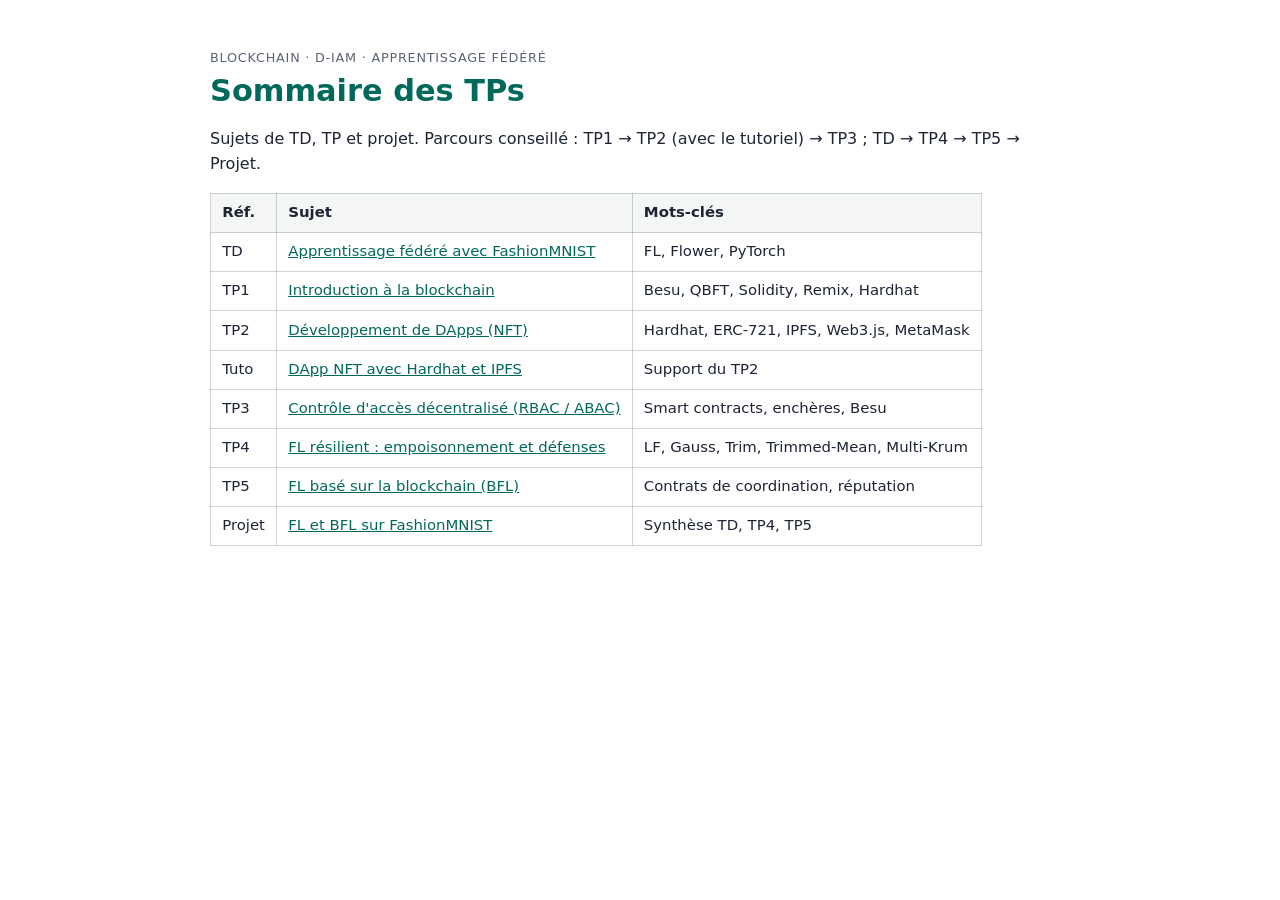
<file: TPs/index.html>
<!DOCTYPE html>
<html lang="fr">
<head>
<meta charset="UTF-8">
<meta name="viewport" content="width=device-width, initial-scale=1.0">
<title>Sommaire des TPs</title>
<link rel="stylesheet" href="style.css">
</head>
<body>
<main>
<p class="kicker">Blockchain · D-IAM · Apprentissage fédéré</p>
<h1>Sommaire des TPs</h1>
<p>Sujets de TD, TP et projet. Parcours conseillé : TP1 &rarr; TP2 (avec le tutoriel) &rarr; TP3 ; TD &rarr; TP4 &rarr; TP5 &rarr; Projet.</p><table><tr><th>Réf.</th><th>Sujet</th><th>Mots-clés</th></tr>
<tr><td>TD</td><td><a href="TD_Introduction_FL.html">Apprentissage fédéré avec FashionMNIST</a></td><td>FL, Flower, PyTorch</td></tr>
<tr><td>TP1</td><td><a href="TP1_Introduction_Blockchain.html">Introduction à la blockchain</a></td><td>Besu, QBFT, Solidity, Remix, Hardhat</td></tr>
<tr><td>TP2</td><td><a href="TP2_Introduction_DApps.html">Développement de DApps (NFT)</a></td><td>Hardhat, ERC-721, IPFS, Web3.js, MetaMask</td></tr>
<tr><td>Tuto</td><td><a href="Tuto_DApp_NFT.html">DApp NFT avec Hardhat et IPFS</a></td><td>Support du TP2</td></tr>
<tr><td>TP3</td><td><a href="TP3_Introduction_DIAM.html">Contrôle d'accès décentralisé (RBAC / ABAC)</a></td><td>Smart contracts, enchères, Besu</td></tr>
<tr><td>TP4</td><td><a href="TP4_Robust_FL.html">FL résilient : empoisonnement et défenses</a></td><td>LF, Gauss, Trim, Trimmed-Mean, Multi-Krum</td></tr>
<tr><td>TP5</td><td><a href="TP5_BFL.html">FL basé sur la blockchain (BFL)</a></td><td>Contrats de coordination, réputation</td></tr>
<tr><td>Projet</td><td><a href="Projet_FL.html">FL et BFL sur FashionMNIST</a></td><td>Synthèse TD, TP4, TP5</td></tr></table>
</main>
</body>
</html>
</file>
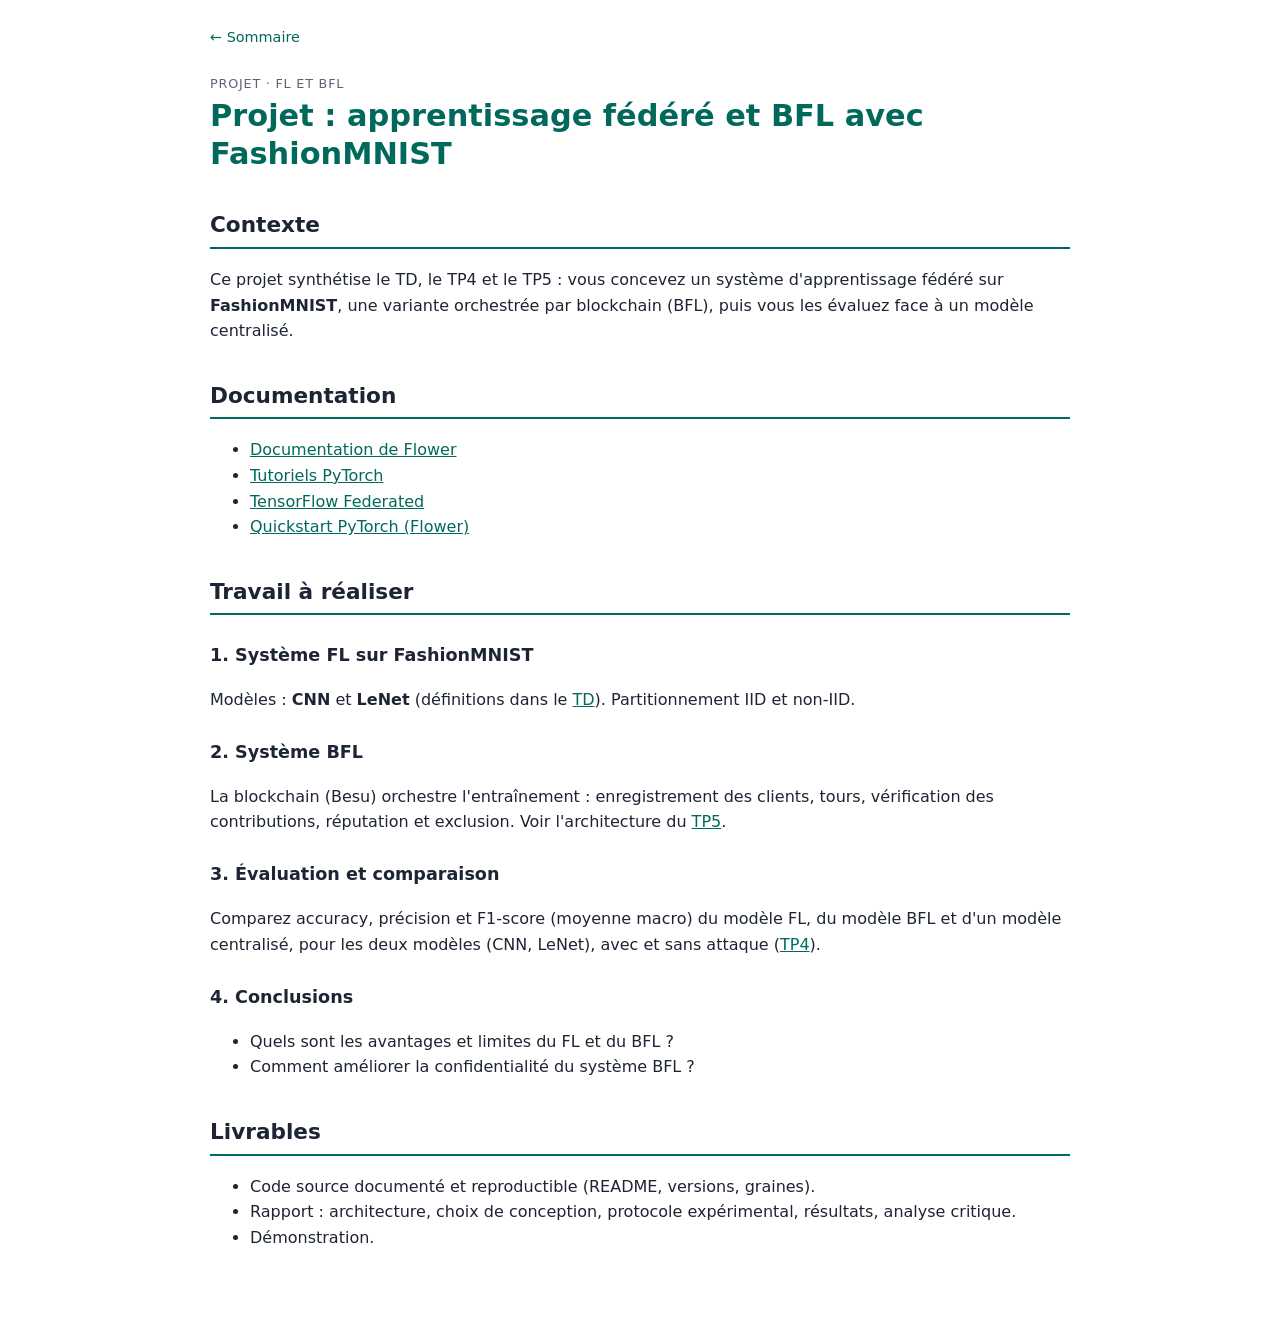
<file: TPs/Projet_FL.html>
<!DOCTYPE html>
<html lang="fr">
<head>
<meta charset="UTF-8">
<meta name="viewport" content="width=device-width, initial-scale=1.0">
<title>Projet : apprentissage fédéré et BFL avec FashionMNIST</title>
<link rel="stylesheet" href="style.css">
</head>
<body>
<main>
<nav class="top"><a href="index.html">&larr; Sommaire</a></nav>
<p class="kicker">Projet · FL et BFL</p>
<h1>Projet : apprentissage fédéré et BFL avec FashionMNIST</h1>

<h2>Contexte</h2>
<p>Ce projet synthétise le TD, le TP4 et le TP5 : vous concevez un système d'apprentissage fédéré sur <strong>FashionMNIST</strong>, une variante orchestrée par blockchain (BFL), puis vous les évaluez face à un modèle centralisé.</p>
<h2>Documentation</h2>
<ul>
<li><a href="https://flower.ai/docs">Documentation de Flower</a></li>
<li><a href="https://pytorch.org/tutorials/">Tutoriels PyTorch</a></li>
<li><a href="https://www.tensorflow.org/federated">TensorFlow Federated</a></li>
<li><a href="https://flower.ai/docs/framework/tutorial-quickstart-pytorch.html">Quickstart PyTorch (Flower)</a></li>
</ul>
<h2>Travail à réaliser</h2>
<h3>1. Système FL sur FashionMNIST</h3>
<p>Modèles : <strong>CNN</strong> et <strong>LeNet</strong> (définitions dans le <a href="TD_Introduction_FL.html#modeles">TD</a>). Partitionnement IID et non-IID.</p>
<h3>2. Système BFL</h3>
<p>La blockchain (Besu) orchestre l'entraînement : enregistrement des clients, tours, vérification des contributions, réputation et exclusion. Voir l'architecture du <a href="TP5_BFL.html">TP5</a>.</p>
<h3>3. Évaluation et comparaison</h3>
<p>Comparez accuracy, précision et F1-score (moyenne macro) du modèle FL, du modèle BFL et d'un modèle centralisé, pour les deux modèles (CNN, LeNet), avec et sans attaque (<a href="TP4_Robust_FL.html">TP4</a>).</p>
<h3>4. Conclusions</h3>
<ul>
<li>Quels sont les avantages et limites du FL et du BFL ?</li>
<li>Comment améliorer la confidentialité du système BFL ?</li>
</ul>
<h2>Livrables</h2>
<ul>
<li>Code source documenté et reproductible (README, versions, graines).</li>
<li>Rapport : architecture, choix de conception, protocole expérimental, résultats, analyse critique.</li>
<li>Démonstration.</li>
</main>
</body>
</html>
</file>
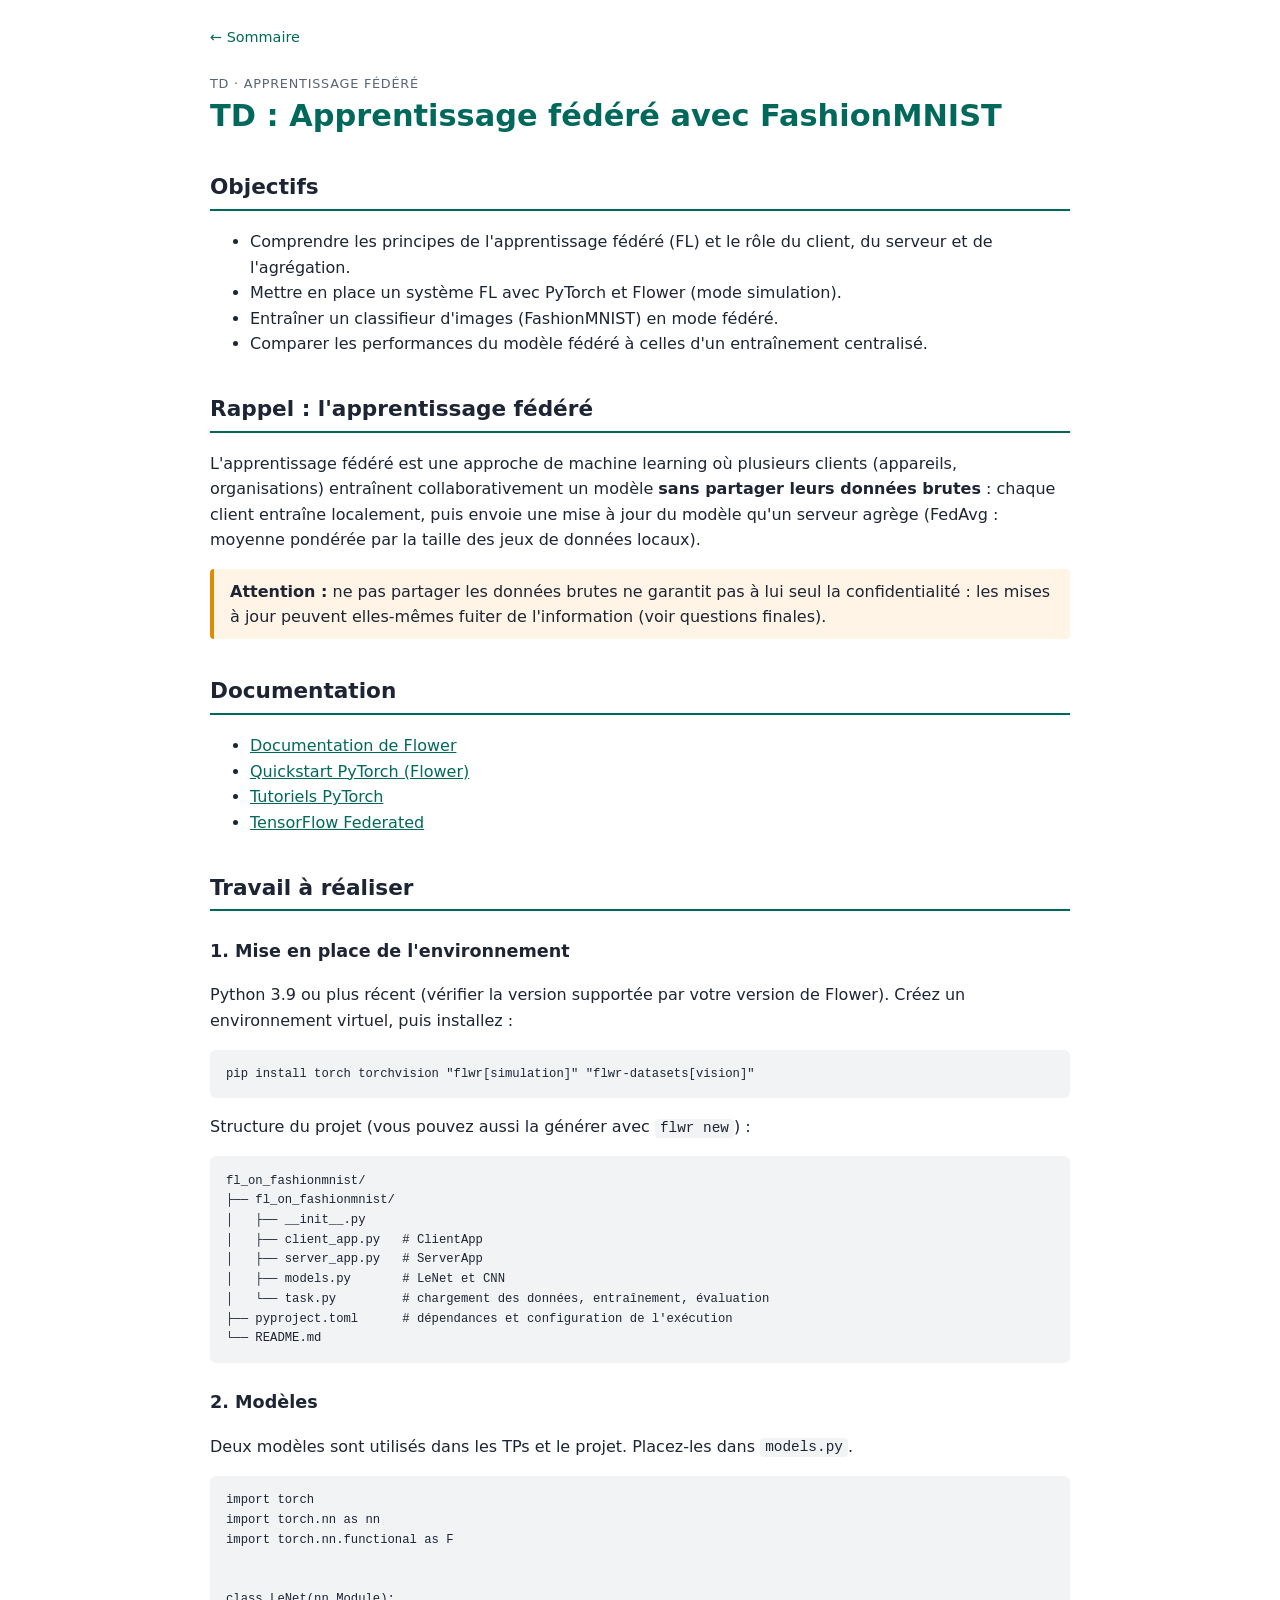
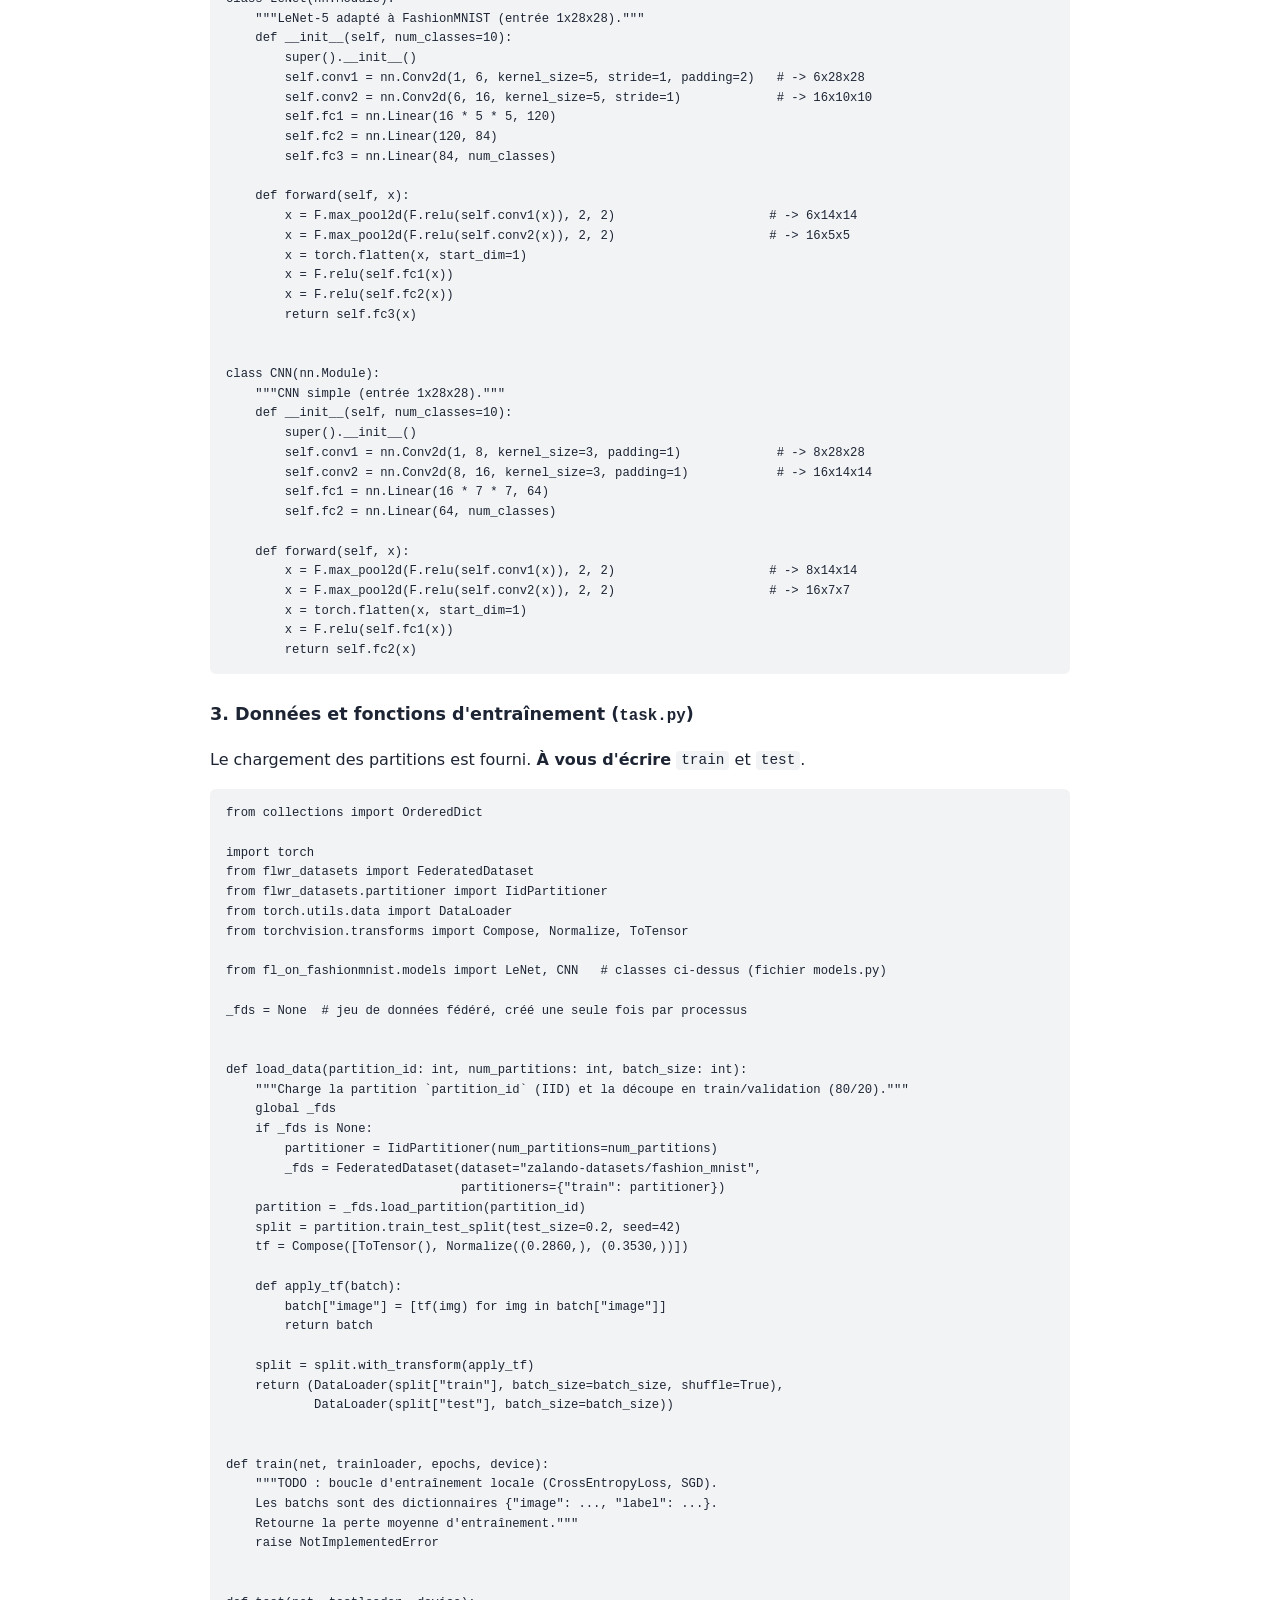
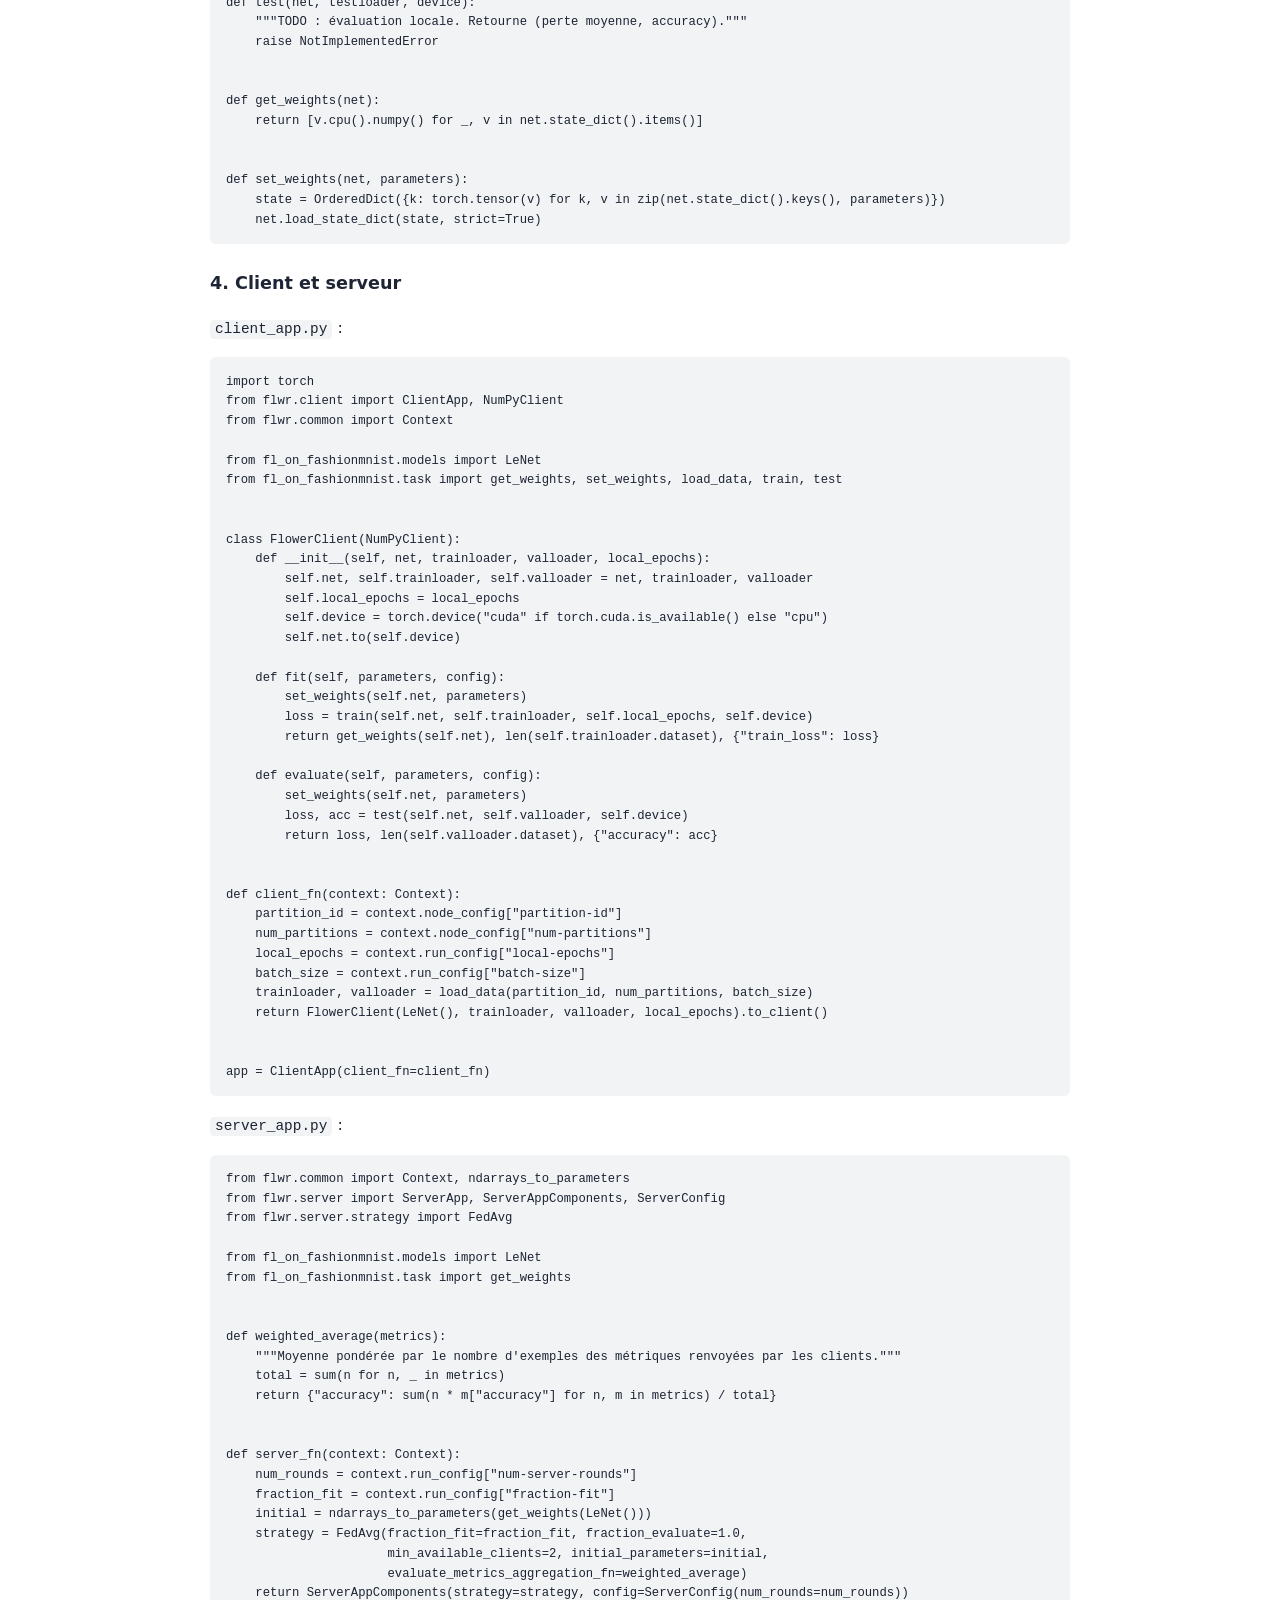
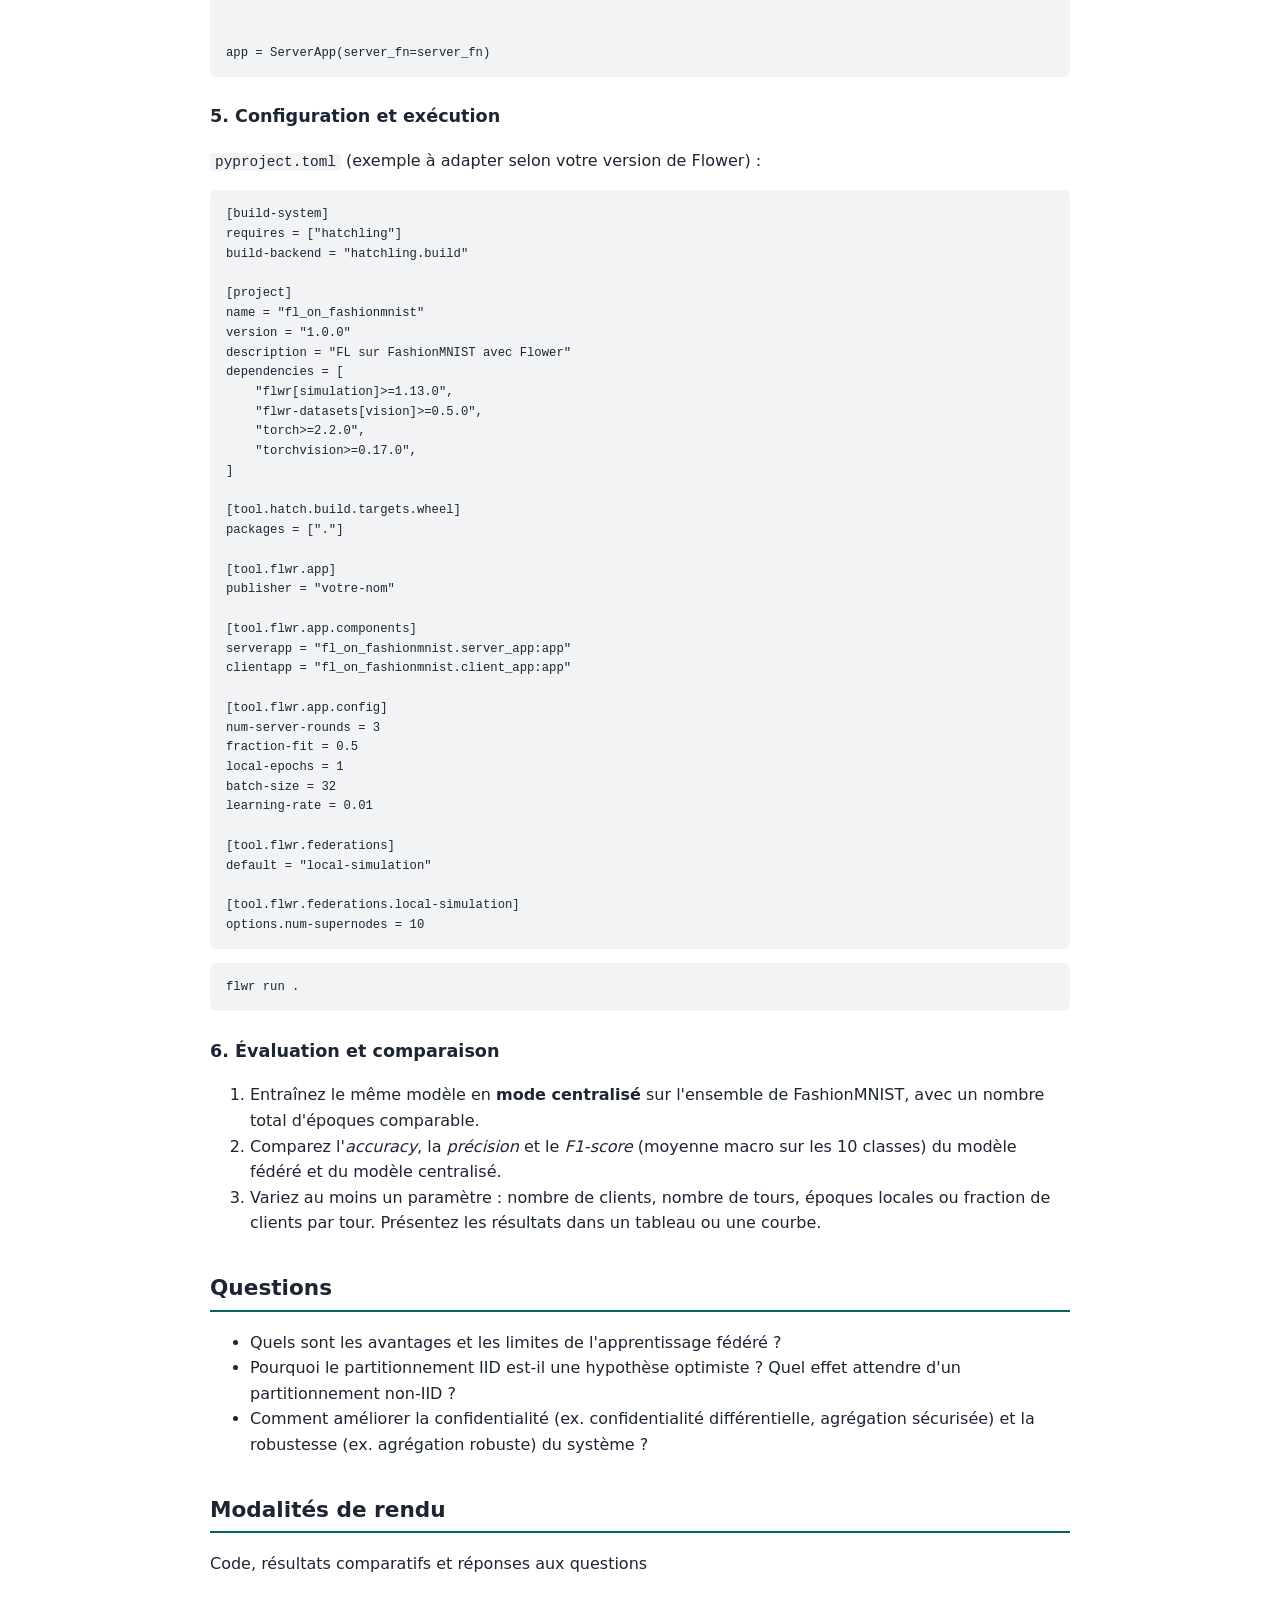
<file: TPs/TD_Introduction_FL.html>
<!DOCTYPE html>
<html lang="fr">
<head>
<meta charset="UTF-8">
<meta name="viewport" content="width=device-width, initial-scale=1.0">
<title>TD : Apprentissage fédéré avec FashionMNIST</title>
<link rel="stylesheet" href="style.css">
</head>
<body>
<main>
<nav class="top"><a href="index.html">&larr; Sommaire</a></nav>
<p class="kicker">TD · Apprentissage fédéré</p>
<h1>TD : Apprentissage fédéré avec FashionMNIST</h1>

<h2>Objectifs</h2>
<ul>
<li>Comprendre les principes de l'apprentissage fédéré (FL) et le rôle du client, du serveur et de l'agrégation.</li>
<li>Mettre en place un système FL avec PyTorch et Flower (mode simulation).</li>
<li>Entraîner un classifieur d'images (FashionMNIST) en mode fédéré.</li>
<li>Comparer les performances du modèle fédéré à celles d'un entraînement centralisé.</li>
</ul>
<h2>Rappel : l'apprentissage fédéré</h2>
<p>L'apprentissage fédéré est une approche de machine learning où plusieurs clients (appareils, organisations) entraînent collaborativement un modèle <strong>sans partager leurs données brutes</strong> : chaque client entraîne localement, puis envoie une mise à jour du modèle qu'un serveur agrège (FedAvg : moyenne pondérée par la taille des jeux de données locaux).</p>
<div class="box warn"><strong>Attention :</strong> ne pas partager les données brutes ne garantit pas à lui seul la confidentialité : les mises à jour peuvent elles-mêmes fuiter de l'information (voir questions finales).</div><h2>Documentation</h2>
<ul>
<li><a href="https://flower.ai/docs">Documentation de Flower</a></li>
<li><a href="https://flower.ai/docs/framework/tutorial-quickstart-pytorch.html">Quickstart PyTorch (Flower)</a></li>
<li><a href="https://pytorch.org/tutorials/">Tutoriels PyTorch</a></li>
<li><a href="https://www.tensorflow.org/federated">TensorFlow Federated</a></li>
</ul>
<h2>Travail à réaliser</h2>
<h3>1. Mise en place de l'environnement</h3>
<p>Python 3.9 ou plus récent (vérifier la version supportée par votre version de Flower). Créez un environnement virtuel, puis installez :</p>
<pre><code class="language-bash">pip install torch torchvision &quot;flwr[simulation]&quot; &quot;flwr-datasets[vision]&quot;</code></pre>
<p>Structure du projet (vous pouvez aussi la générer avec <code>flwr new</code>) :</p>
<pre><code>fl_on_fashionmnist/
├── fl_on_fashionmnist/
│   ├── __init__.py
│   ├── client_app.py   # ClientApp
│   ├── server_app.py   # ServerApp
│   ├── models.py       # LeNet et CNN
│   └── task.py         # chargement des données, entraînement, évaluation
├── pyproject.toml      # dépendances et configuration de l&#x27;exécution
└── README.md</code></pre>
<h3 id="modeles">2. Modèles</h3>
<p>Deux modèles sont utilisés dans les TPs et le projet. Placez-les dans <code>models.py</code>.</p>
<pre><code class="language-python">import torch
import torch.nn as nn
import torch.nn.functional as F


class LeNet(nn.Module):
    &quot;&quot;&quot;LeNet-5 adapté à FashionMNIST (entrée 1x28x28).&quot;&quot;&quot;
    def __init__(self, num_classes=10):
        super().__init__()
        self.conv1 = nn.Conv2d(1, 6, kernel_size=5, stride=1, padding=2)   # -&gt; 6x28x28
        self.conv2 = nn.Conv2d(6, 16, kernel_size=5, stride=1)             # -&gt; 16x10x10
        self.fc1 = nn.Linear(16 * 5 * 5, 120)
        self.fc2 = nn.Linear(120, 84)
        self.fc3 = nn.Linear(84, num_classes)

    def forward(self, x):
        x = F.max_pool2d(F.relu(self.conv1(x)), 2, 2)                     # -&gt; 6x14x14
        x = F.max_pool2d(F.relu(self.conv2(x)), 2, 2)                     # -&gt; 16x5x5
        x = torch.flatten(x, start_dim=1)
        x = F.relu(self.fc1(x))
        x = F.relu(self.fc2(x))
        return self.fc3(x)


class CNN(nn.Module):
    &quot;&quot;&quot;CNN simple (entrée 1x28x28).&quot;&quot;&quot;
    def __init__(self, num_classes=10):
        super().__init__()
        self.conv1 = nn.Conv2d(1, 8, kernel_size=3, padding=1)             # -&gt; 8x28x28
        self.conv2 = nn.Conv2d(8, 16, kernel_size=3, padding=1)            # -&gt; 16x14x14
        self.fc1 = nn.Linear(16 * 7 * 7, 64)
        self.fc2 = nn.Linear(64, num_classes)

    def forward(self, x):
        x = F.max_pool2d(F.relu(self.conv1(x)), 2, 2)                     # -&gt; 8x14x14
        x = F.max_pool2d(F.relu(self.conv2(x)), 2, 2)                     # -&gt; 16x7x7
        x = torch.flatten(x, start_dim=1)
        x = F.relu(self.fc1(x))
        return self.fc2(x)</code></pre>
<h3>3. Données et fonctions d'entraînement (<code>task.py</code>)</h3>
<p>Le chargement des partitions est fourni. <strong>À vous d'écrire</strong> <code>train</code> et <code>test</code>.</p>
<pre><code class="language-python">from collections import OrderedDict

import torch
from flwr_datasets import FederatedDataset
from flwr_datasets.partitioner import IidPartitioner
from torch.utils.data import DataLoader
from torchvision.transforms import Compose, Normalize, ToTensor

from fl_on_fashionmnist.models import LeNet, CNN   # classes ci-dessus (fichier models.py)

_fds = None  # jeu de données fédéré, créé une seule fois par processus


def load_data(partition_id: int, num_partitions: int, batch_size: int):
    &quot;&quot;&quot;Charge la partition `partition_id` (IID) et la découpe en train/validation (80/20).&quot;&quot;&quot;
    global _fds
    if _fds is None:
        partitioner = IidPartitioner(num_partitions=num_partitions)
        _fds = FederatedDataset(dataset=&quot;zalando-datasets/fashion_mnist&quot;,
                                partitioners={&quot;train&quot;: partitioner})
    partition = _fds.load_partition(partition_id)
    split = partition.train_test_split(test_size=0.2, seed=42)
    tf = Compose([ToTensor(), Normalize((0.2860,), (0.3530,))])

    def apply_tf(batch):
        batch[&quot;image&quot;] = [tf(img) for img in batch[&quot;image&quot;]]
        return batch

    split = split.with_transform(apply_tf)
    return (DataLoader(split[&quot;train&quot;], batch_size=batch_size, shuffle=True),
            DataLoader(split[&quot;test&quot;], batch_size=batch_size))


def train(net, trainloader, epochs, device):
    &quot;&quot;&quot;TODO : boucle d&#x27;entraînement locale (CrossEntropyLoss, SGD).
    Les batchs sont des dictionnaires {&quot;image&quot;: ..., &quot;label&quot;: ...}.
    Retourne la perte moyenne d&#x27;entraînement.&quot;&quot;&quot;
    raise NotImplementedError


def test(net, testloader, device):
    &quot;&quot;&quot;TODO : évaluation locale. Retourne (perte moyenne, accuracy).&quot;&quot;&quot;
    raise NotImplementedError


def get_weights(net):
    return [v.cpu().numpy() for _, v in net.state_dict().items()]


def set_weights(net, parameters):
    state = OrderedDict({k: torch.tensor(v) for k, v in zip(net.state_dict().keys(), parameters)})
    net.load_state_dict(state, strict=True)</code></pre>
<h3>4. Client et serveur</h3>
<p><code>client_app.py</code> :</p>
<pre><code class="language-python">import torch
from flwr.client import ClientApp, NumPyClient
from flwr.common import Context

from fl_on_fashionmnist.models import LeNet
from fl_on_fashionmnist.task import get_weights, set_weights, load_data, train, test


class FlowerClient(NumPyClient):
    def __init__(self, net, trainloader, valloader, local_epochs):
        self.net, self.trainloader, self.valloader = net, trainloader, valloader
        self.local_epochs = local_epochs
        self.device = torch.device(&quot;cuda&quot; if torch.cuda.is_available() else &quot;cpu&quot;)
        self.net.to(self.device)

    def fit(self, parameters, config):
        set_weights(self.net, parameters)
        loss = train(self.net, self.trainloader, self.local_epochs, self.device)
        return get_weights(self.net), len(self.trainloader.dataset), {&quot;train_loss&quot;: loss}

    def evaluate(self, parameters, config):
        set_weights(self.net, parameters)
        loss, acc = test(self.net, self.valloader, self.device)
        return loss, len(self.valloader.dataset), {&quot;accuracy&quot;: acc}


def client_fn(context: Context):
    partition_id = context.node_config[&quot;partition-id&quot;]
    num_partitions = context.node_config[&quot;num-partitions&quot;]
    local_epochs = context.run_config[&quot;local-epochs&quot;]
    batch_size = context.run_config[&quot;batch-size&quot;]
    trainloader, valloader = load_data(partition_id, num_partitions, batch_size)
    return FlowerClient(LeNet(), trainloader, valloader, local_epochs).to_client()


app = ClientApp(client_fn=client_fn)</code></pre><p><code>server_app.py</code> :</p><pre><code class="language-python">from flwr.common import Context, ndarrays_to_parameters
from flwr.server import ServerApp, ServerAppComponents, ServerConfig
from flwr.server.strategy import FedAvg

from fl_on_fashionmnist.models import LeNet
from fl_on_fashionmnist.task import get_weights


def weighted_average(metrics):
    &quot;&quot;&quot;Moyenne pondérée par le nombre d&#x27;exemples des métriques renvoyées par les clients.&quot;&quot;&quot;
    total = sum(n for n, _ in metrics)
    return {&quot;accuracy&quot;: sum(n * m[&quot;accuracy&quot;] for n, m in metrics) / total}


def server_fn(context: Context):
    num_rounds = context.run_config[&quot;num-server-rounds&quot;]
    fraction_fit = context.run_config[&quot;fraction-fit&quot;]
    initial = ndarrays_to_parameters(get_weights(LeNet()))
    strategy = FedAvg(fraction_fit=fraction_fit, fraction_evaluate=1.0,
                      min_available_clients=2, initial_parameters=initial,
                      evaluate_metrics_aggregation_fn=weighted_average)
    return ServerAppComponents(strategy=strategy, config=ServerConfig(num_rounds=num_rounds))


app = ServerApp(server_fn=server_fn)</code></pre>
<h3>5. Configuration et exécution</h3>
<p><code>pyproject.toml</code> (exemple à adapter selon votre version de Flower) :</p>
<pre><code class="language-toml">[build-system]
requires = [&quot;hatchling&quot;]
build-backend = &quot;hatchling.build&quot;

[project]
name = &quot;fl_on_fashionmnist&quot;
version = &quot;1.0.0&quot;
description = &quot;FL sur FashionMNIST avec Flower&quot;
dependencies = [
    &quot;flwr[simulation]&gt;=1.13.0&quot;,
    &quot;flwr-datasets[vision]&gt;=0.5.0&quot;,
    &quot;torch&gt;=2.2.0&quot;,
    &quot;torchvision&gt;=0.17.0&quot;,
]

[tool.hatch.build.targets.wheel]
packages = [&quot;.&quot;]

[tool.flwr.app]
publisher = &quot;votre-nom&quot;

[tool.flwr.app.components]
serverapp = &quot;fl_on_fashionmnist.server_app:app&quot;
clientapp = &quot;fl_on_fashionmnist.client_app:app&quot;

[tool.flwr.app.config]
num-server-rounds = 3
fraction-fit = 0.5
local-epochs = 1
batch-size = 32
learning-rate = 0.01

[tool.flwr.federations]
default = &quot;local-simulation&quot;

[tool.flwr.federations.local-simulation]
options.num-supernodes = 10</code></pre><pre><code class="language-bash">flwr run .</code></pre>
<h3>6. Évaluation et comparaison</h3>
<ol>
<li>Entraînez le même modèle en <strong>mode centralisé</strong> sur l'ensemble de FashionMNIST, avec un nombre total d'époques comparable.</li>
<li>Comparez l'<em>accuracy</em>, la <em>précision</em> et le <em>F1-score</em> (moyenne macro sur les 10 classes) du modèle fédéré et du modèle centralisé.</li>
<li>Variez au moins un paramètre : nombre de clients, nombre de tours, époques locales ou fraction de clients par tour. Présentez les résultats dans un tableau ou une courbe.</li>
</ol>

<h2>Questions</h2>
<ul>
<li>Quels sont les avantages et les limites de l'apprentissage fédéré ?</li>
<li>Pourquoi le partitionnement IID est-il une hypothèse optimiste ? Quel effet attendre d'un partitionnement non-IID ?</li>
<li>Comment améliorer la confidentialité (ex. confidentialité différentielle, agrégation sécurisée) et la robustesse (ex. agrégation robuste) du système ?</li>
</ul><h2>Modalités de rendu</h2>
<p>Code, résultats comparatifs et réponses aux questions</p>
</main>
</body>
</html>
</file>
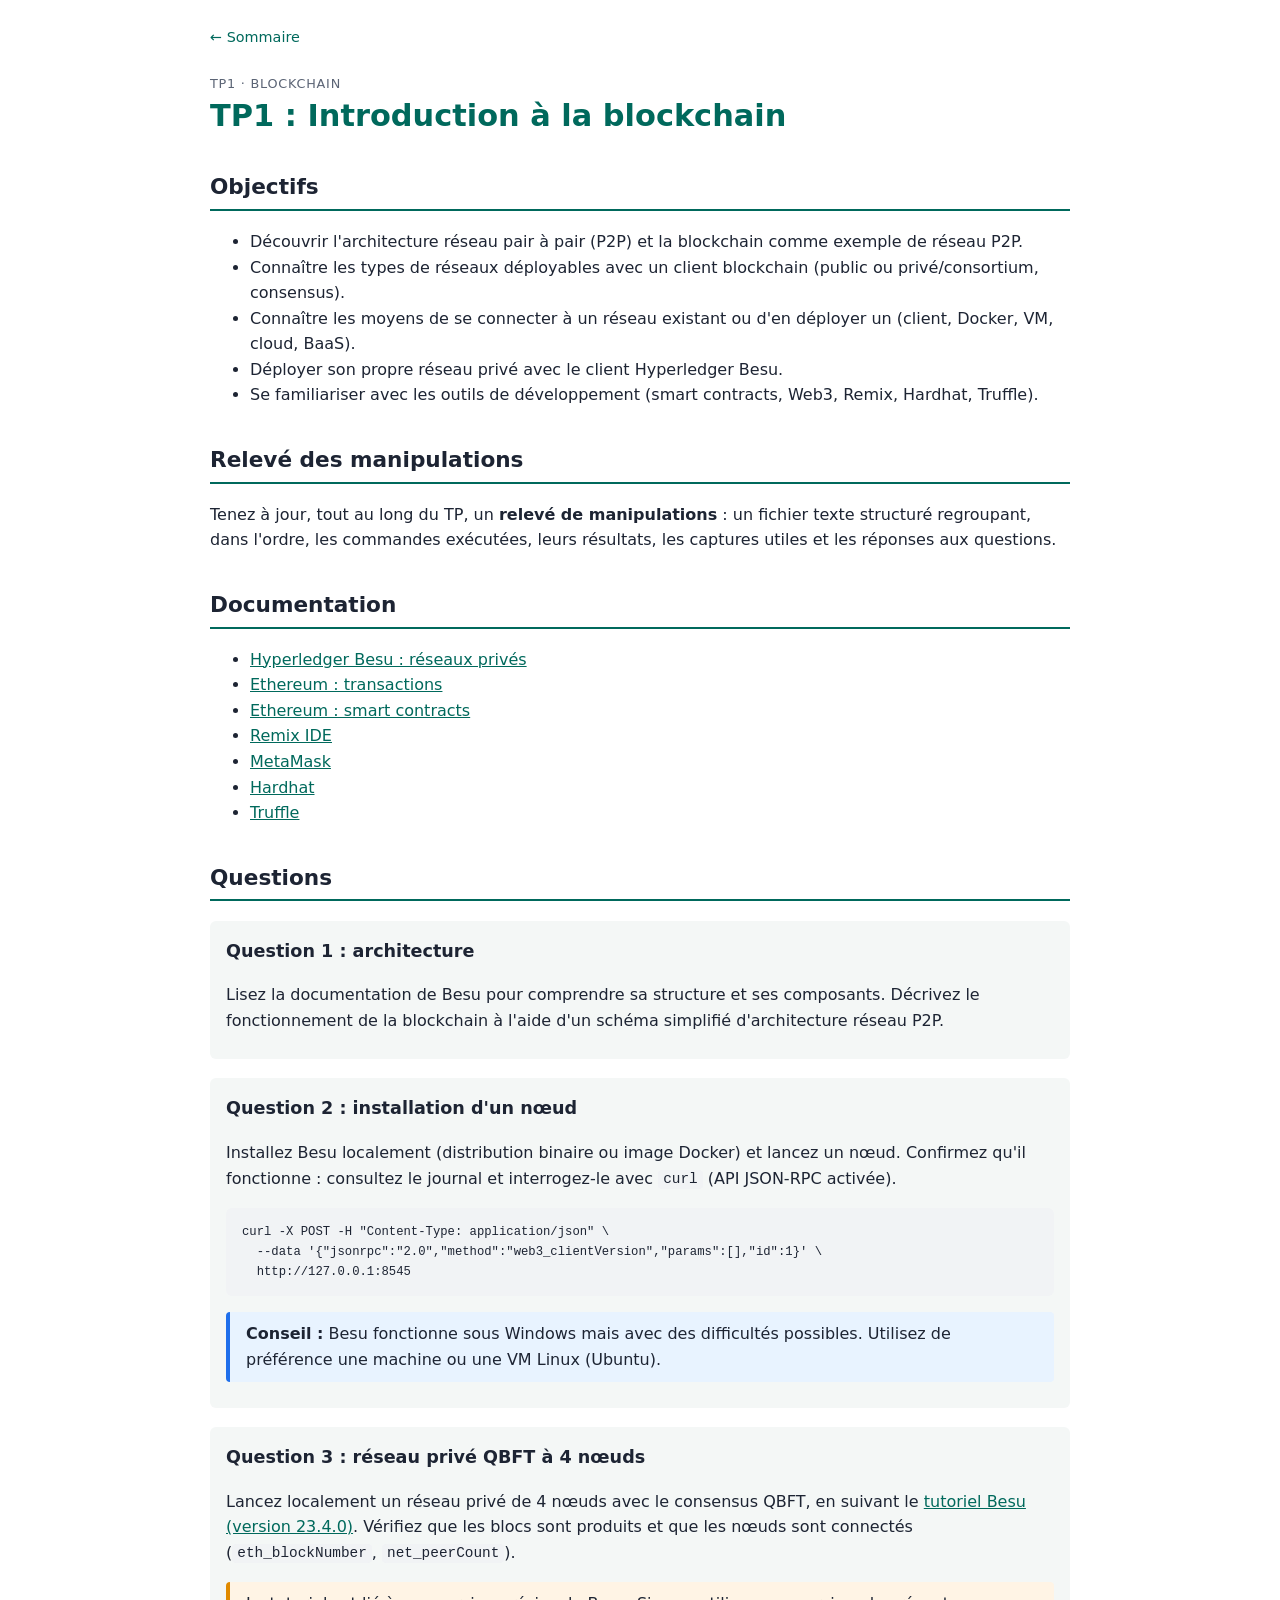
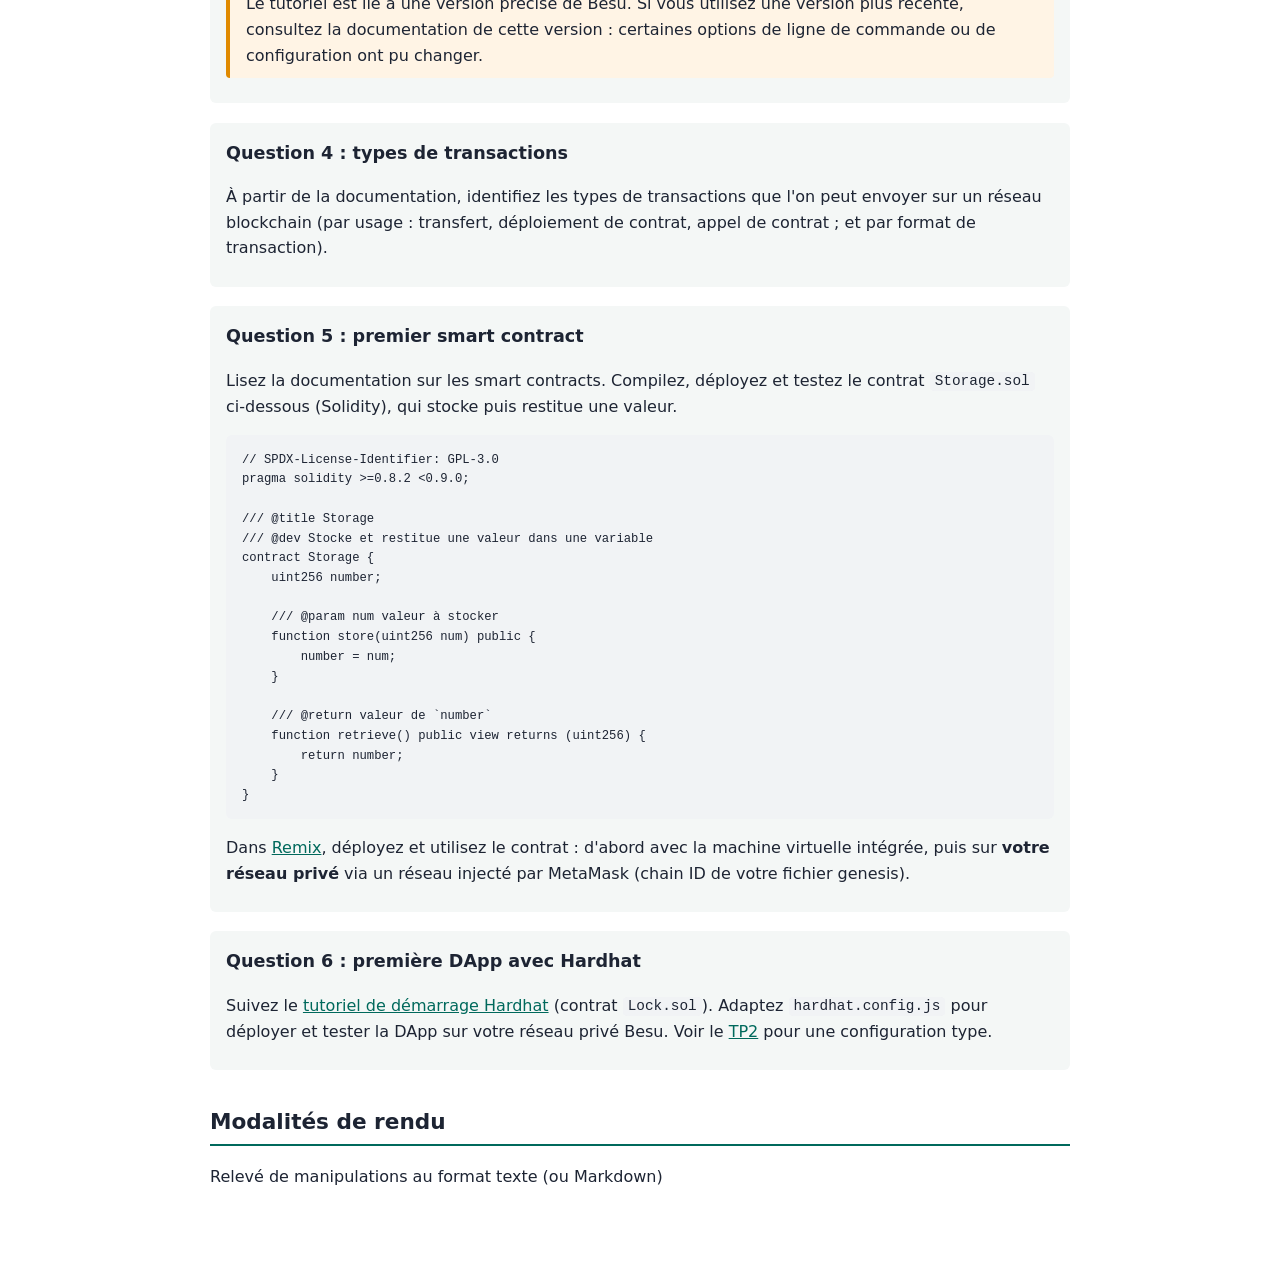
<file: TPs/TP1_Introduction_Blockchain.html>
<!DOCTYPE html>
<html lang="fr">
<head>
<meta charset="UTF-8">
<meta name="viewport" content="width=device-width, initial-scale=1.0">
<title>TP1 : Introduction à la blockchain</title>
<link rel="stylesheet" href="style.css">
</head>
<body>
<main>
<nav class="top"><a href="index.html">&larr; Sommaire</a></nav>
<p class="kicker">TP1 · Blockchain</p>
<h1>TP1 : Introduction à la blockchain</h1>

<h2>Objectifs</h2>
<ul>
<li>Découvrir l'architecture réseau pair à pair (P2P) et la blockchain comme exemple de réseau P2P.</li>
<li>Connaître les types de réseaux déployables avec un client blockchain (public ou privé/consortium, consensus).</li>
<li>Connaître les moyens de se connecter à un réseau existant ou d'en déployer un (client, Docker, VM, cloud, BaaS).</li>
<li>Déployer son propre réseau privé avec le client Hyperledger Besu.</li>
<li>Se familiariser avec les outils de développement (smart contracts, Web3, Remix, Hardhat, Truffle).</li>
</ul>
<h2>Relevé des manipulations</h2>
<p>Tenez à jour, tout au long du TP, un <strong>relevé de manipulations</strong> : un fichier texte structuré regroupant, dans l'ordre, les commandes exécutées, leurs résultats, les captures utiles et les réponses aux questions.</p>
<h2>Documentation</h2>
<ul>
<li><a href="https://besu.hyperledger.org/en/stable/private-networks/">Hyperledger Besu : réseaux privés</a></li>
<li><a href="https://ethereum.org/fr/developers/docs/transactions/">Ethereum : transactions</a></li>
<li><a href="https://ethereum.org/fr/developers/docs/smart-contracts/">Ethereum : smart contracts</a></li>
<li><a href="https://remix.ethereum.org/">Remix IDE</a></li>
<li><a href="https://metamask.io/">MetaMask</a></li>
<li><a href="https://hardhat.org/">Hardhat</a></li>
<li><a href="https://trufflesuite.com/">Truffle</a></li>
</ul>
<h2>Questions</h2>
<div class="q"><h3>Question 1 : architecture</h3>
<p>Lisez la documentation de Besu pour comprendre sa structure et ses composants. Décrivez le fonctionnement de la blockchain à l'aide d'un schéma simplifié d'architecture réseau P2P.</p></div>
<div class="q"><h3>Question 2 : installation d'un nœud</h3>
<p>Installez Besu localement (distribution binaire ou image Docker) et lancez un nœud. Confirmez qu'il fonctionne : consultez le journal et interrogez-le avec <code>curl</code> (API JSON-RPC activée).</p>
<pre><code class="language-bash">curl -X POST -H &quot;Content-Type: application/json&quot; \
  --data &#x27;{&quot;jsonrpc&quot;:&quot;2.0&quot;,&quot;method&quot;:&quot;web3_clientVersion&quot;,&quot;params&quot;:[],&quot;id&quot;:1}&#x27; \
  http://127.0.0.1:8545</code></pre><div class="box note"><strong>Conseil :</strong> Besu fonctionne sous Windows mais avec des difficultés possibles. Utilisez de préférence une machine ou une VM Linux (Ubuntu).</div></div>
<div class="q"><h3>Question 3 : réseau privé QBFT à 4 nœuds</h3>
<p>Lancez localement un réseau privé de 4 nœuds avec le consensus QBFT, en suivant le <a href="https://besu.hyperledger.org/23.4.0/private-networks/tutorials/qbft">tutoriel Besu (version 23.4.0)</a>. Vérifiez que les blocs sont produits et que les nœuds sont connectés (<code>eth_blockNumber</code>, <code>net_peerCount</code>).</p>
<div class="box warn">Le tutoriel est lié à une version précise de Besu. Si vous utilisez une version plus récente, consultez la documentation de cette version : certaines options de ligne de commande ou de configuration ont pu changer.</div></div>
<div class="q"><h3>Question 4 : types de transactions</h3>
<p>À partir de la documentation, identifiez les types de transactions que l'on peut envoyer sur un réseau blockchain (par usage : transfert, déploiement de contrat, appel de contrat ; et par format de transaction).</p></div>
<div class="q"><h3>Question 5 : premier smart contract</h3>
<p>Lisez la documentation sur les smart contracts. Compilez, déployez et testez le contrat <code>Storage.sol</code> ci-dessous (Solidity), qui stocke puis restitue une valeur.</p>
<pre><code class="language-solidity">// SPDX-License-Identifier: GPL-3.0
pragma solidity &gt;=0.8.2 &lt;0.9.0;

/// @title Storage
/// @dev Stocke et restitue une valeur dans une variable
contract Storage {
    uint256 number;

    /// @param num valeur à stocker
    function store(uint256 num) public {
        number = num;
    }

    /// @return valeur de `number`
    function retrieve() public view returns (uint256) {
        return number;
    }
}</code></pre>
<p>Dans <a href="https://remix.ethereum.org/">Remix</a>, déployez et utilisez le contrat : d'abord avec la machine virtuelle intégrée, puis sur <strong>votre réseau privé</strong> via un réseau injecté par MetaMask (chain ID de votre fichier genesis).</p></div>
<div class="q"><h3>Question 6 : première DApp avec Hardhat</h3>
<p>Suivez le <a href="https://hardhat.org/hardhat-runner/docs/getting-started#overview">tutoriel de démarrage Hardhat</a> (contrat <code>Lock.sol</code>). Adaptez <code>hardhat.config.js</code> pour déployer et tester la DApp sur votre réseau privé Besu. Voir le <a href="TP2_Introduction_DApps.html">TP2</a> pour une configuration type.</p></div>
<h2>Modalités de rendu</h2>
<p>Relevé de manipulations au format texte (ou Markdown)</p>
</main>
</body>
</html>
</file>
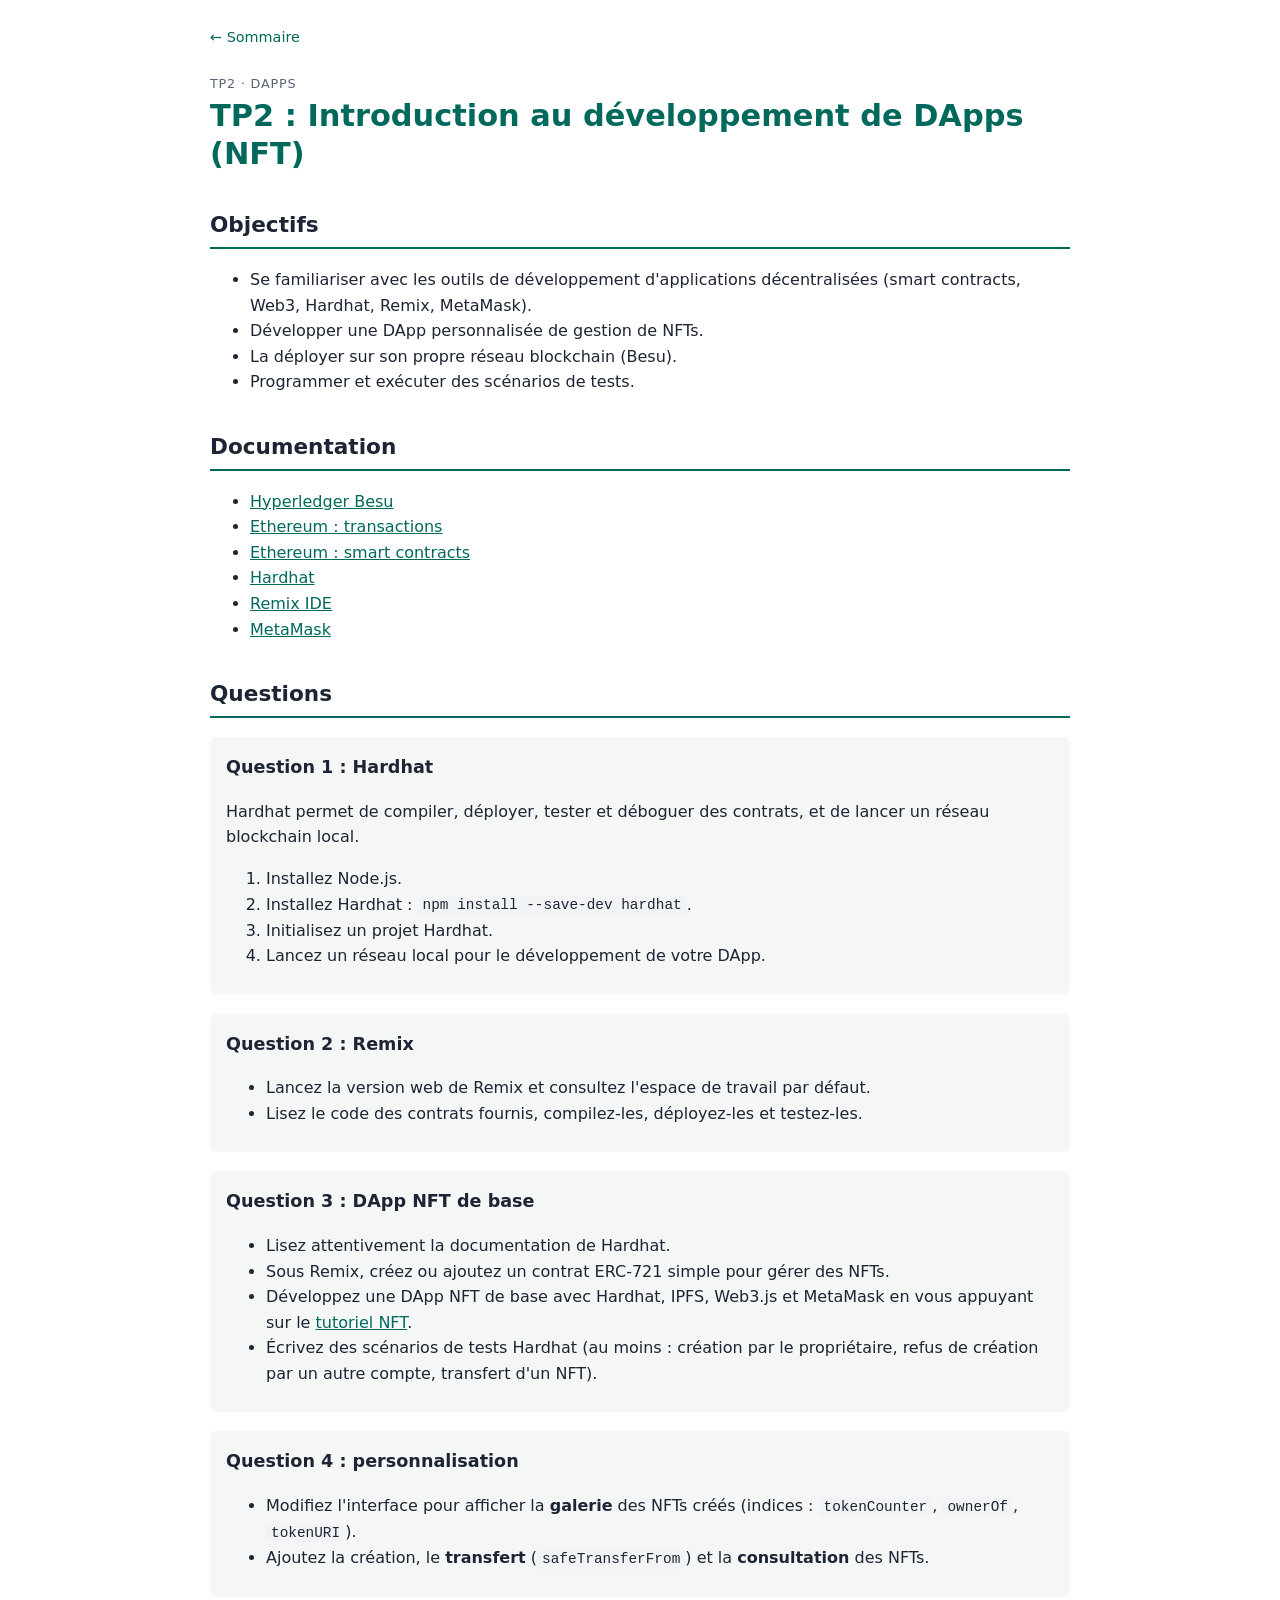
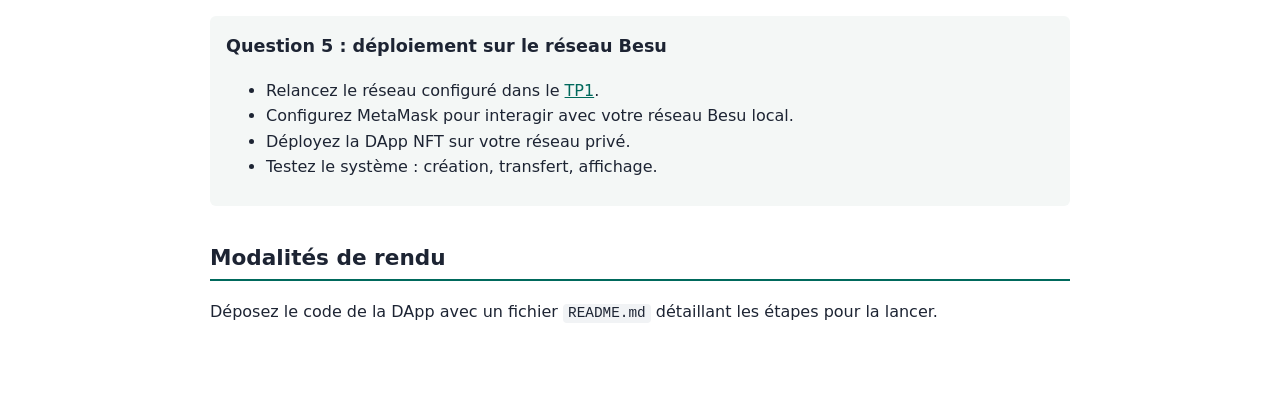
<file: TPs/TP2_Introduction_DApps.html>
<!DOCTYPE html>
<html lang="fr">
<head>
<meta charset="UTF-8">
<meta name="viewport" content="width=device-width, initial-scale=1.0">
<title>TP2 : Introduction au développement de DApps (NFT)</title>
<link rel="stylesheet" href="style.css">
</head>
<body>
<main>
<nav class="top"><a href="index.html">&larr; Sommaire</a></nav>
<p class="kicker">TP2 · DApps</p>
<h1>TP2 : Introduction au développement de DApps (NFT)</h1>

<h2>Objectifs</h2>
<ul>
<li>Se familiariser avec les outils de développement d'applications décentralisées (smart contracts, Web3, Hardhat, Remix, MetaMask).</li>
<li>Développer une DApp personnalisée de gestion de NFTs.</li>
<li>La déployer sur son propre réseau blockchain (Besu).</li>
<li>Programmer et exécuter des scénarios de tests.</li>
</ul><h2>Documentation</h2>
<ul>
<li><a href="https://besu.hyperledger.org/en/stable/private-networks/">Hyperledger Besu</a></li>
<li><a href="https://ethereum.org/fr/developers/docs/transactions/">Ethereum : transactions</a></li>
<li><a href="https://ethereum.org/fr/developers/docs/smart-contracts/">Ethereum : smart contracts</a></li>
<li><a href="https://hardhat.org/">Hardhat</a></li>
<li><a href="https://remix.ethereum.org/">Remix IDE</a></li>
<li><a href="https://metamask.io/">MetaMask</a></li>
</ul>
<h2>Questions</h2>
<div class="q"><h3>Question 1 : Hardhat</h3>
<p>Hardhat permet de compiler, déployer, tester et déboguer des contrats, et de lancer un réseau blockchain local.</p>
<ol><li>Installez Node.js.</li><li>Installez Hardhat : <code>npm install --save-dev hardhat</code>.</li><li>Initialisez un projet Hardhat.</li><li>Lancez un réseau local pour le développement de votre DApp.</li></ol></div>
<div class="q"><h3>Question 2 : Remix</h3>
<ul>
<li>Lancez la version web de Remix et consultez l'espace de travail par défaut.</li>
<li>Lisez le code des contrats fournis, compilez-les, déployez-les et testez-les.</li>
</ul></div>
<div class="q"><h3>Question 3 : DApp NFT de base</h3>
<ul>
<li>Lisez attentivement la documentation de Hardhat.</li>
<li>Sous Remix, créez ou ajoutez un contrat ERC-721 simple pour gérer des NFTs.</li>
<li>Développez une DApp NFT de base avec Hardhat, IPFS, Web3.js et MetaMask en vous appuyant sur le <a href="Tuto_DApp_NFT.html">tutoriel NFT</a>.</li>
<li>Écrivez des scénarios de tests Hardhat (au moins : création par le propriétaire, refus de création par un autre compte, transfert d'un NFT).</li>
</ul></div>
<div class="q"><h3>Question 4 : personnalisation</h3>
<ul>
<li>Modifiez l'interface pour afficher la <strong>galerie</strong> des NFTs créés (indices : <code>tokenCounter</code>, <code>ownerOf</code>, <code>tokenURI</code>).</li>
<li>Ajoutez la création, le <strong>transfert</strong> (<code>safeTransferFrom</code>) et la <strong>consultation</strong> des NFTs.</li>
</ul></div>
<div class="q"><h3>Question 5 : déploiement sur le réseau Besu</h3>
<ul>
<li>Relancez le réseau configuré dans le <a href="TP1_Introduction_Blockchain.html">TP1</a>.</li>
<li>Configurez MetaMask pour interagir avec votre réseau Besu local.</li>
<li>Déployez la DApp NFT sur votre réseau privé.</li>
<li>Testez le système : création, transfert, affichage.</li>
</ul></div>
<h2>Modalités de rendu</h2>
<p>Déposez le code de la DApp avec un fichier <code>README.md</code> détaillant les étapes pour la lancer.</p>
</main>
</body>
</html>
</file>
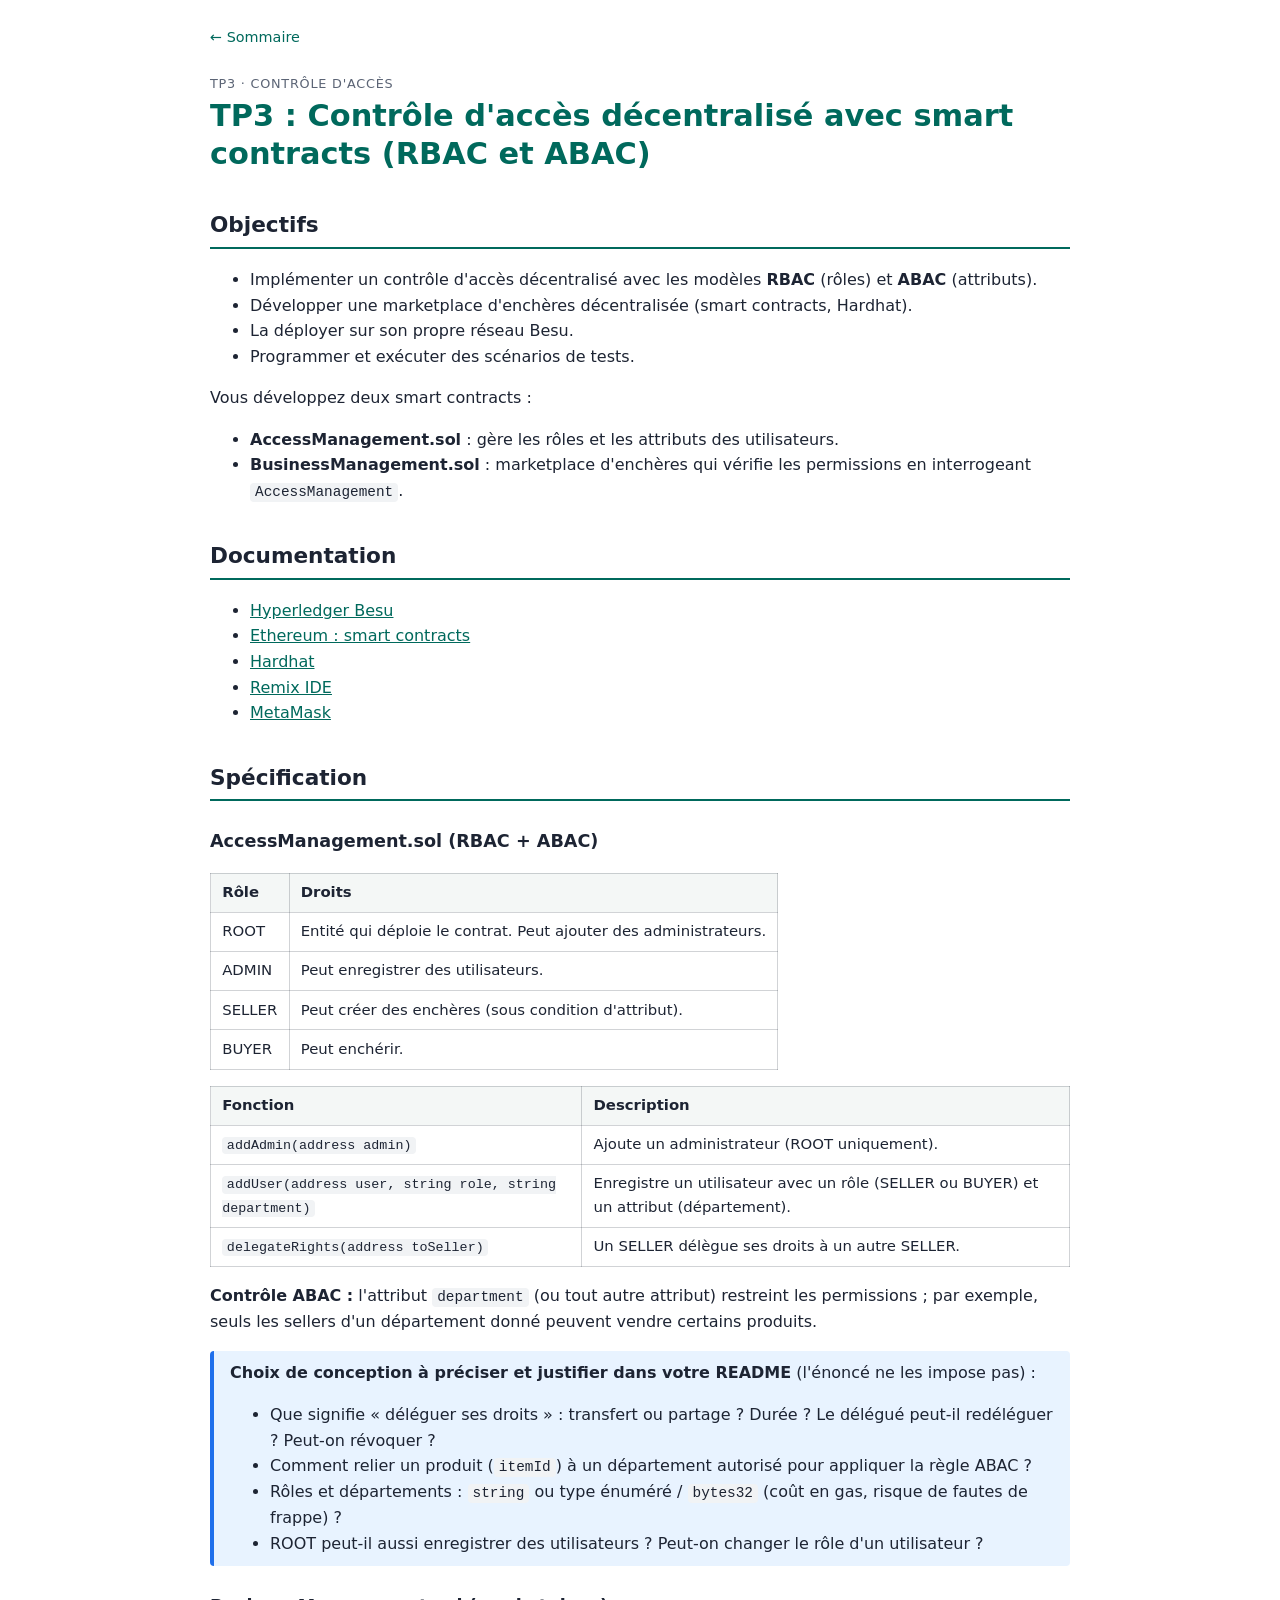
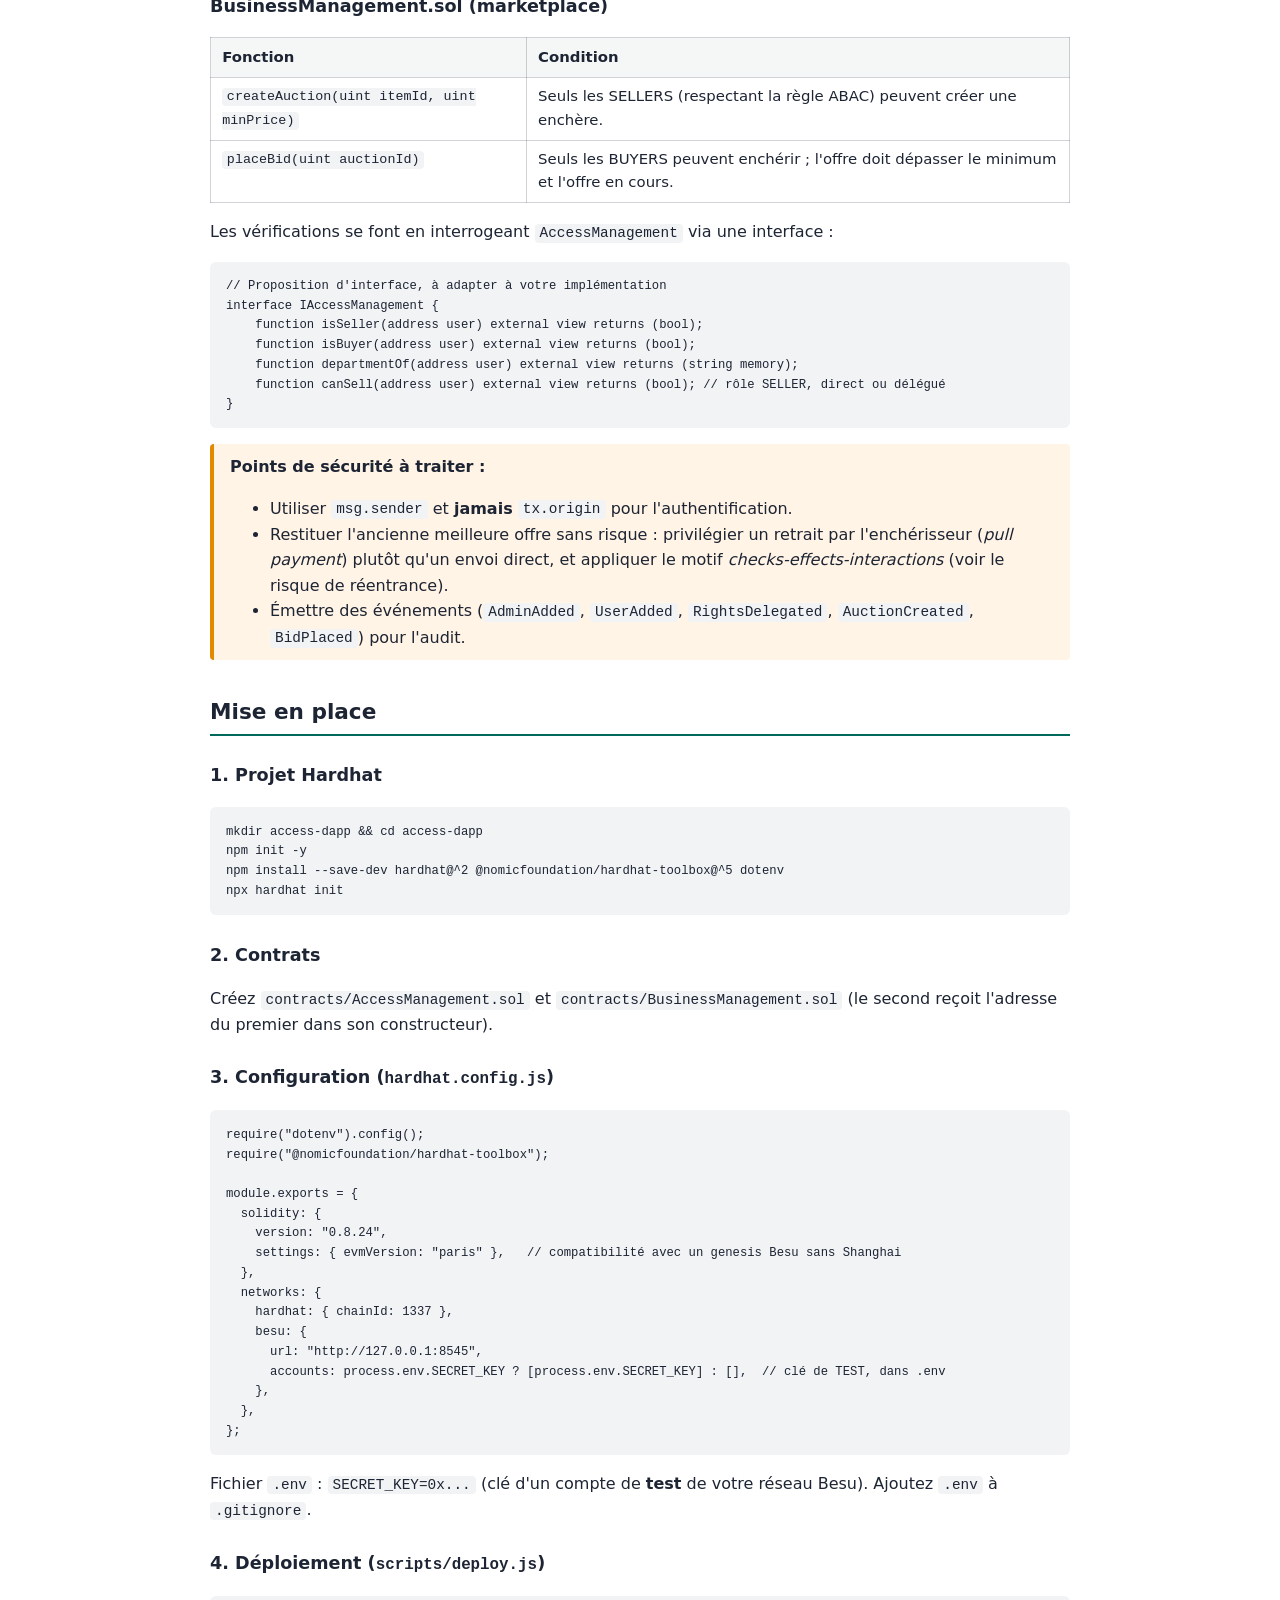
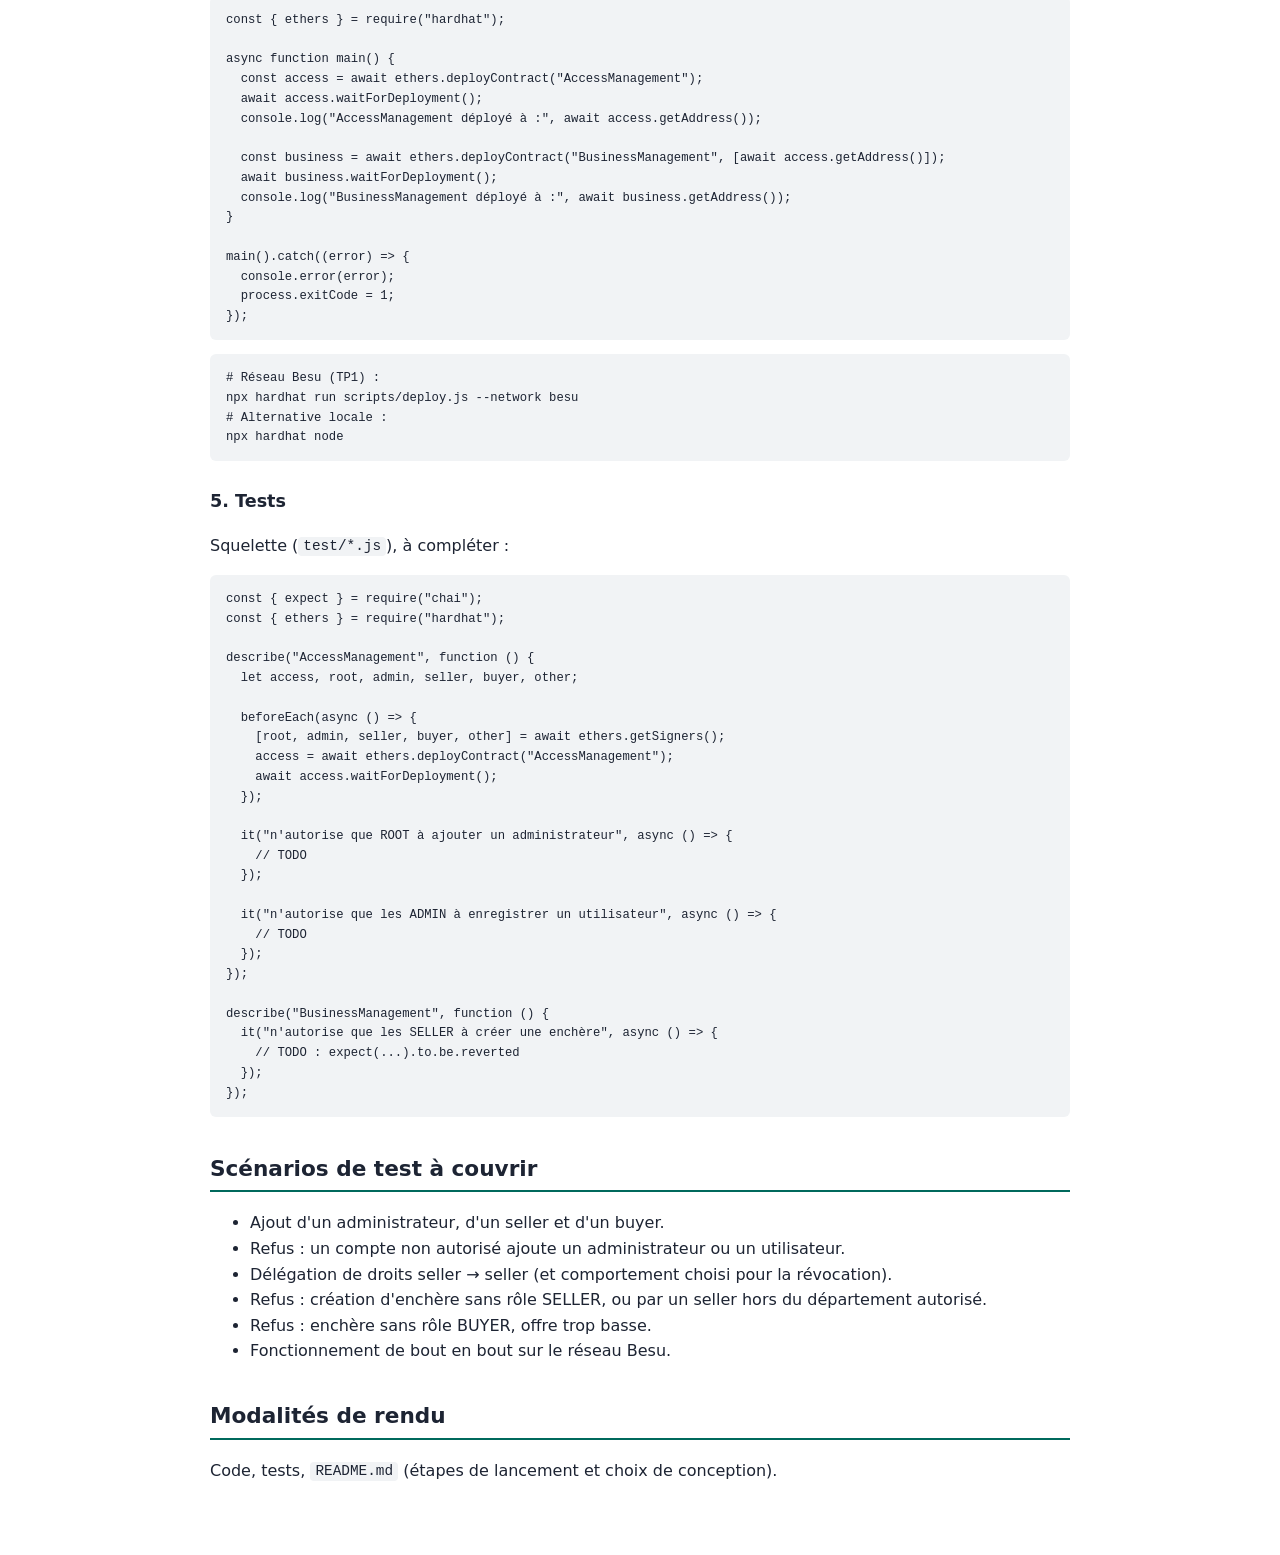
<file: TPs/TP3_Introduction_DIAM.html>
<!DOCTYPE html>
<html lang="fr">
<head>
<meta charset="UTF-8">
<meta name="viewport" content="width=device-width, initial-scale=1.0">
<title>TP3 : Contrôle d'accès décentralisé avec smart contracts (RBAC et ABAC)</title>
<link rel="stylesheet" href="style.css">
</head>
<body>
<main>
<nav class="top"><a href="index.html">&larr; Sommaire</a></nav>
<p class="kicker">TP3 · Contrôle d'accès</p>
<h1>TP3 : Contrôle d'accès décentralisé avec smart contracts (RBAC et ABAC)</h1>

<h2>Objectifs</h2>
<ul>
<li>Implémenter un contrôle d'accès décentralisé avec les modèles <strong>RBAC</strong> (rôles) et <strong>ABAC</strong> (attributs).</li>
<li>Développer une marketplace d'enchères décentralisée (smart contracts, Hardhat).</li>
<li>La déployer sur son propre réseau Besu.</li>
<li>Programmer et exécuter des scénarios de tests.</li>
</ul>
<p>Vous développez deux smart contracts :</p>
<ul>
<li><strong>AccessManagement.sol</strong> : gère les rôles et les attributs des utilisateurs.</li>
<li><strong>BusinessManagement.sol</strong> : marketplace d'enchères qui vérifie les permissions en interrogeant <code>AccessManagement</code>.</li>
</ul><h2>Documentation</h2>
<ul>
<li><a href="https://besu.hyperledger.org/en/stable/private-networks/">Hyperledger Besu</a></li>
<li><a href="https://ethereum.org/fr/developers/docs/smart-contracts/">Ethereum : smart contracts</a></li>
<li><a href="https://hardhat.org/">Hardhat</a></li>
<li><a href="https://remix.ethereum.org/">Remix IDE</a></li>
<li><a href="https://metamask.io/">MetaMask</a></li>
</ul>
<h2>Spécification</h2>
<h3>AccessManagement.sol (RBAC + ABAC)</h3>
<table><tr><th>Rôle</th><th>Droits</th></tr>
<tr><td>ROOT</td><td>Entité qui déploie le contrat. Peut ajouter des administrateurs.</td></tr>
<tr><td>ADMIN</td><td>Peut enregistrer des utilisateurs.</td></tr>
<tr><td>SELLER</td><td>Peut créer des enchères (sous condition d'attribut).</td></tr>
<tr><td>BUYER</td><td>Peut enchérir.</td></tr></table>
<table><tr><th>Fonction</th><th>Description</th></tr>
<tr><td><code>addAdmin(address admin)</code></td><td>Ajoute un administrateur (ROOT uniquement).</td></tr>
<tr><td><code>addUser(address user, string role, string department)</code></td><td>Enregistre un utilisateur avec un rôle (SELLER ou BUYER) et un attribut (département).</td></tr>
<tr><td><code>delegateRights(address toSeller)</code></td><td>Un SELLER délègue ses droits à un autre SELLER.</td></tr></table>
<p><strong>Contrôle ABAC :</strong> l'attribut <code>department</code> (ou tout autre attribut) restreint les permissions ; par exemple, seuls les sellers d'un département donné peuvent vendre certains produits.</p>
<div class="box note"><p><strong>Choix de conception à préciser et justifier dans votre README</strong> (l'énoncé ne les impose pas) :</p>
<ul><li>Que signifie « déléguer ses droits » : transfert ou partage ? Durée ? Le délégué peut-il redéléguer ? Peut-on révoquer ?</li>
<li>Comment relier un produit (<code>itemId</code>) à un département autorisé pour appliquer la règle ABAC ?</li>
<li>Rôles et départements : <code>string</code> ou type énuméré / <code>bytes32</code> (coût en gas, risque de fautes de frappe) ?</li>
<li>ROOT peut-il aussi enregistrer des utilisateurs ? Peut-on changer le rôle d'un utilisateur ?</li></ul></div>
<h3>BusinessManagement.sol (marketplace)</h3>
<table><tr><th>Fonction</th><th>Condition</th></tr>
<tr><td><code>createAuction(uint itemId, uint minPrice)</code></td><td>Seuls les SELLERS (respectant la règle ABAC) peuvent créer une enchère.</td></tr>
<tr><td><code>placeBid(uint auctionId)</code></td><td>Seuls les BUYERS peuvent enchérir ; l'offre doit dépasser le minimum et l'offre en cours.</td></tr></table>
<p>Les vérifications se font en interrogeant <code>AccessManagement</code> via une interface :</p>
<pre><code class="language-solidity">// Proposition d&#x27;interface, à adapter à votre implémentation
interface IAccessManagement {
    function isSeller(address user) external view returns (bool);
    function isBuyer(address user) external view returns (bool);
    function departmentOf(address user) external view returns (string memory);
    function canSell(address user) external view returns (bool); // rôle SELLER, direct ou délégué
}</code></pre>
<div class="box warn"><p><strong>Points de sécurité à traiter :</strong></p>
<ul><li>Utiliser <code>msg.sender</code> et <strong>jamais</strong> <code>tx.origin</code> pour l'authentification.</li>
<li>Restituer l'ancienne meilleure offre sans risque : privilégier un retrait par l'enchérisseur (<em>pull payment</em>) plutôt qu'un envoi direct, et appliquer le motif <em>checks-effects-interactions</em> (voir le risque de réentrance).</li>
<li>Émettre des événements (<code>AdminAdded</code>, <code>UserAdded</code>, <code>RightsDelegated</code>, <code>AuctionCreated</code>, <code>BidPlaced</code>) pour l'audit.</li></ul></div>
<h2>Mise en place</h2>
<h3>1. Projet Hardhat</h3>
<pre><code class="language-bash">mkdir access-dapp &amp;&amp; cd access-dapp
npm init -y
npm install --save-dev hardhat@^2 @nomicfoundation/hardhat-toolbox@^5 dotenv
npx hardhat init</code></pre>
<h3>2. Contrats</h3>
<p>Créez <code>contracts/AccessManagement.sol</code> et <code>contracts/BusinessManagement.sol</code> (le second reçoit l'adresse du premier dans son constructeur).</p>
<h3>3. Configuration (<code>hardhat.config.js</code>)</h3>
<pre><code class="language-javascript">require(&quot;dotenv&quot;).config();
require(&quot;@nomicfoundation/hardhat-toolbox&quot;);

module.exports = {
  solidity: {
    version: &quot;0.8.24&quot;,
    settings: { evmVersion: &quot;paris&quot; },   // compatibilité avec un genesis Besu sans Shanghai
  },
  networks: {
    hardhat: { chainId: 1337 },
    besu: {
      url: &quot;http://127.0.0.1:8545&quot;,
      accounts: process.env.SECRET_KEY ? [process.env.SECRET_KEY] : [],  // clé de TEST, dans .env
    },
  },
};</code></pre>
<p>Fichier <code>.env</code> : <code>SECRET_KEY=0x...</code> (clé d'un compte de <strong>test</strong> de votre réseau Besu). Ajoutez <code>.env</code> à <code>.gitignore</code>.</p>
<h3>4. Déploiement (<code>scripts/deploy.js</code>)</h3>
<pre><code class="language-javascript">const { ethers } = require(&quot;hardhat&quot;);

async function main() {
  const access = await ethers.deployContract(&quot;AccessManagement&quot;);
  await access.waitForDeployment();
  console.log(&quot;AccessManagement déployé à :&quot;, await access.getAddress());

  const business = await ethers.deployContract(&quot;BusinessManagement&quot;, [await access.getAddress()]);
  await business.waitForDeployment();
  console.log(&quot;BusinessManagement déployé à :&quot;, await business.getAddress());
}

main().catch((error) =&gt; {
  console.error(error);
  process.exitCode = 1;
});</code></pre><pre><code class="language-bash"># Réseau Besu (TP1) :
npx hardhat run scripts/deploy.js --network besu
# Alternative locale :
npx hardhat node</code></pre>
<h3>5. Tests</h3>
<p>Squelette (<code>test/*.js</code>), à compléter :</p>
<pre><code class="language-javascript">const { expect } = require(&quot;chai&quot;);
const { ethers } = require(&quot;hardhat&quot;);

describe(&quot;AccessManagement&quot;, function () {
  let access, root, admin, seller, buyer, other;

  beforeEach(async () =&gt; {
    [root, admin, seller, buyer, other] = await ethers.getSigners();
    access = await ethers.deployContract(&quot;AccessManagement&quot;);
    await access.waitForDeployment();
  });

  it(&quot;n&#x27;autorise que ROOT à ajouter un administrateur&quot;, async () =&gt; {
    // TODO
  });

  it(&quot;n&#x27;autorise que les ADMIN à enregistrer un utilisateur&quot;, async () =&gt; {
    // TODO
  });
});

describe(&quot;BusinessManagement&quot;, function () {
  it(&quot;n&#x27;autorise que les SELLER à créer une enchère&quot;, async () =&gt; {
    // TODO : expect(...).to.be.reverted
  });
});</code></pre>
<h2>Scénarios de test à couvrir</h2>
<ul>
<li>Ajout d'un administrateur, d'un seller et d'un buyer.</li>
<li>Refus : un compte non autorisé ajoute un administrateur ou un utilisateur.</li>
<li>Délégation de droits seller &rarr; seller (et comportement choisi pour la révocation).</li>
<li>Refus : création d'enchère sans rôle SELLER, ou par un seller hors du département autorisé.</li>
<li>Refus : enchère sans rôle BUYER, offre trop basse.</li>
<li>Fonctionnement de bout en bout sur le réseau Besu.</li>
</ul><h2>Modalités de rendu</h2>
<p>Code, tests, <code>README.md</code> (étapes de lancement et choix de conception).</p>
</main>
</body>
</html>
</file>
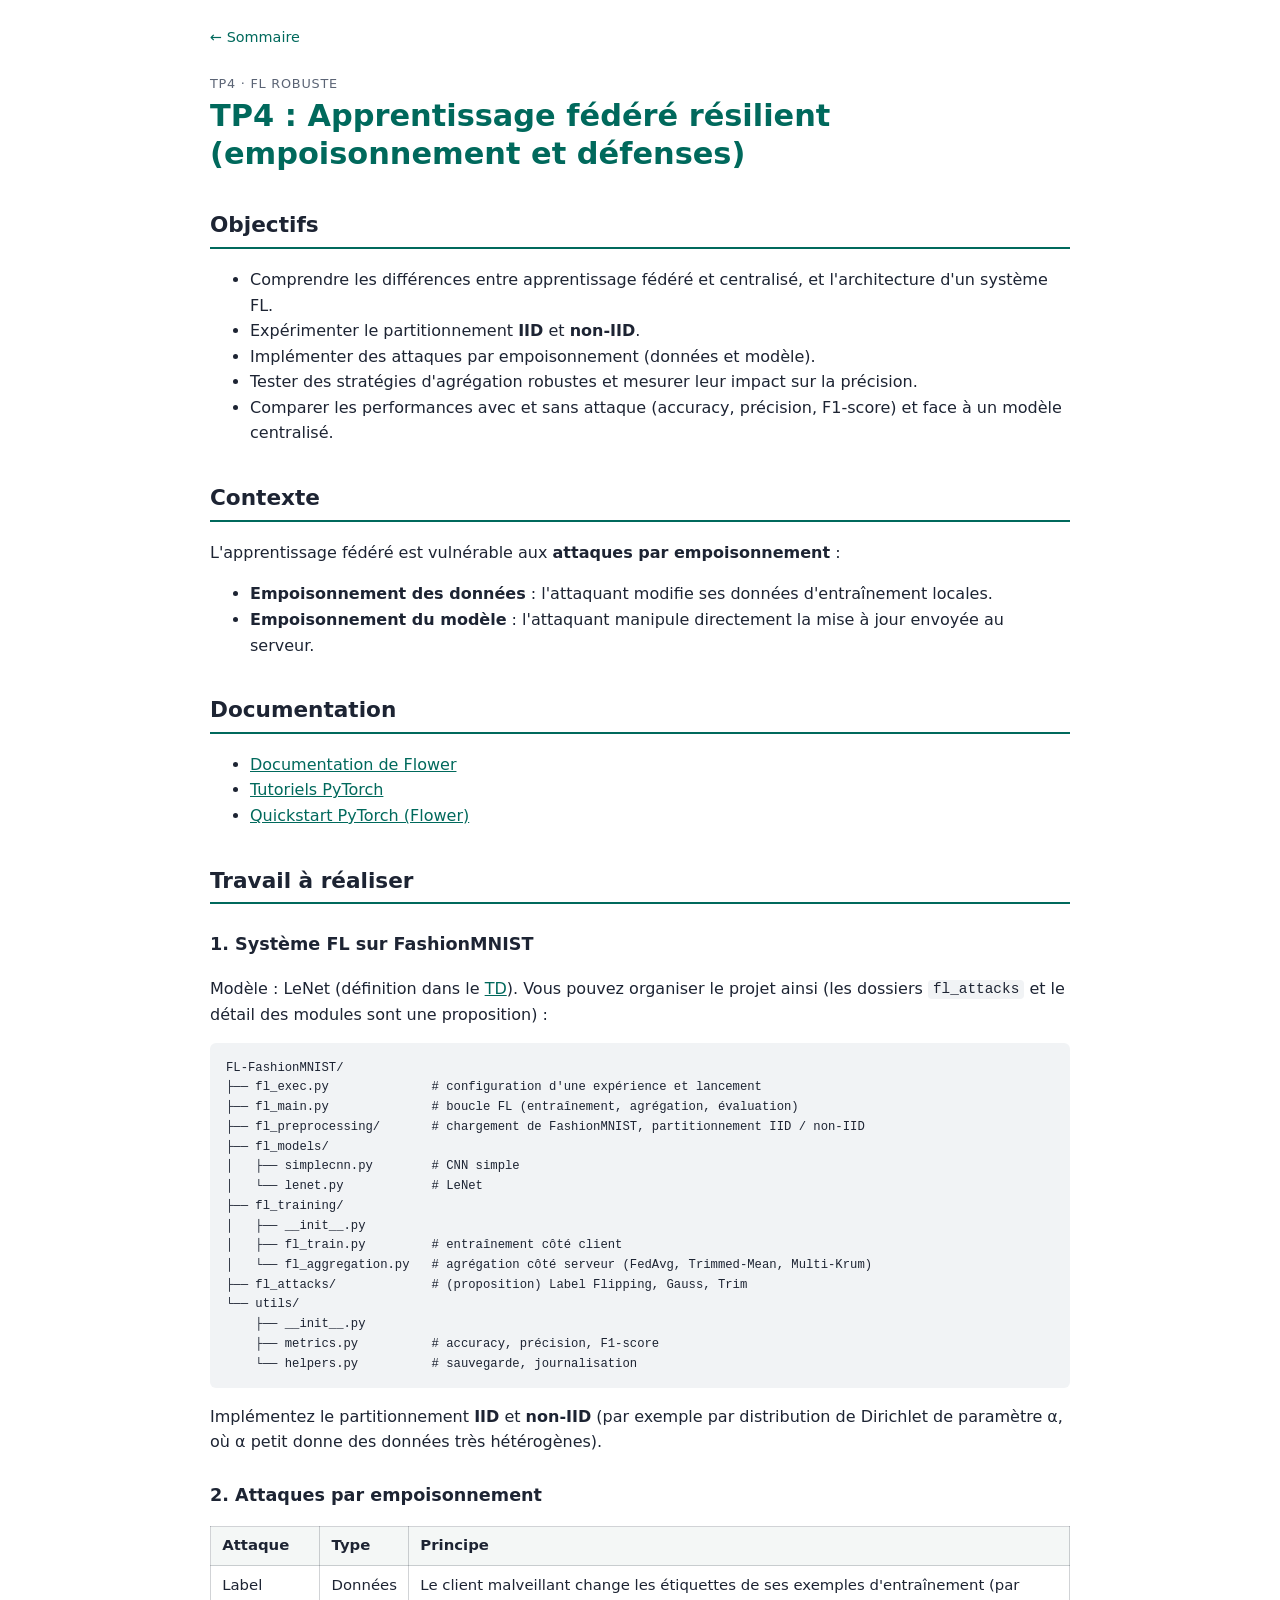
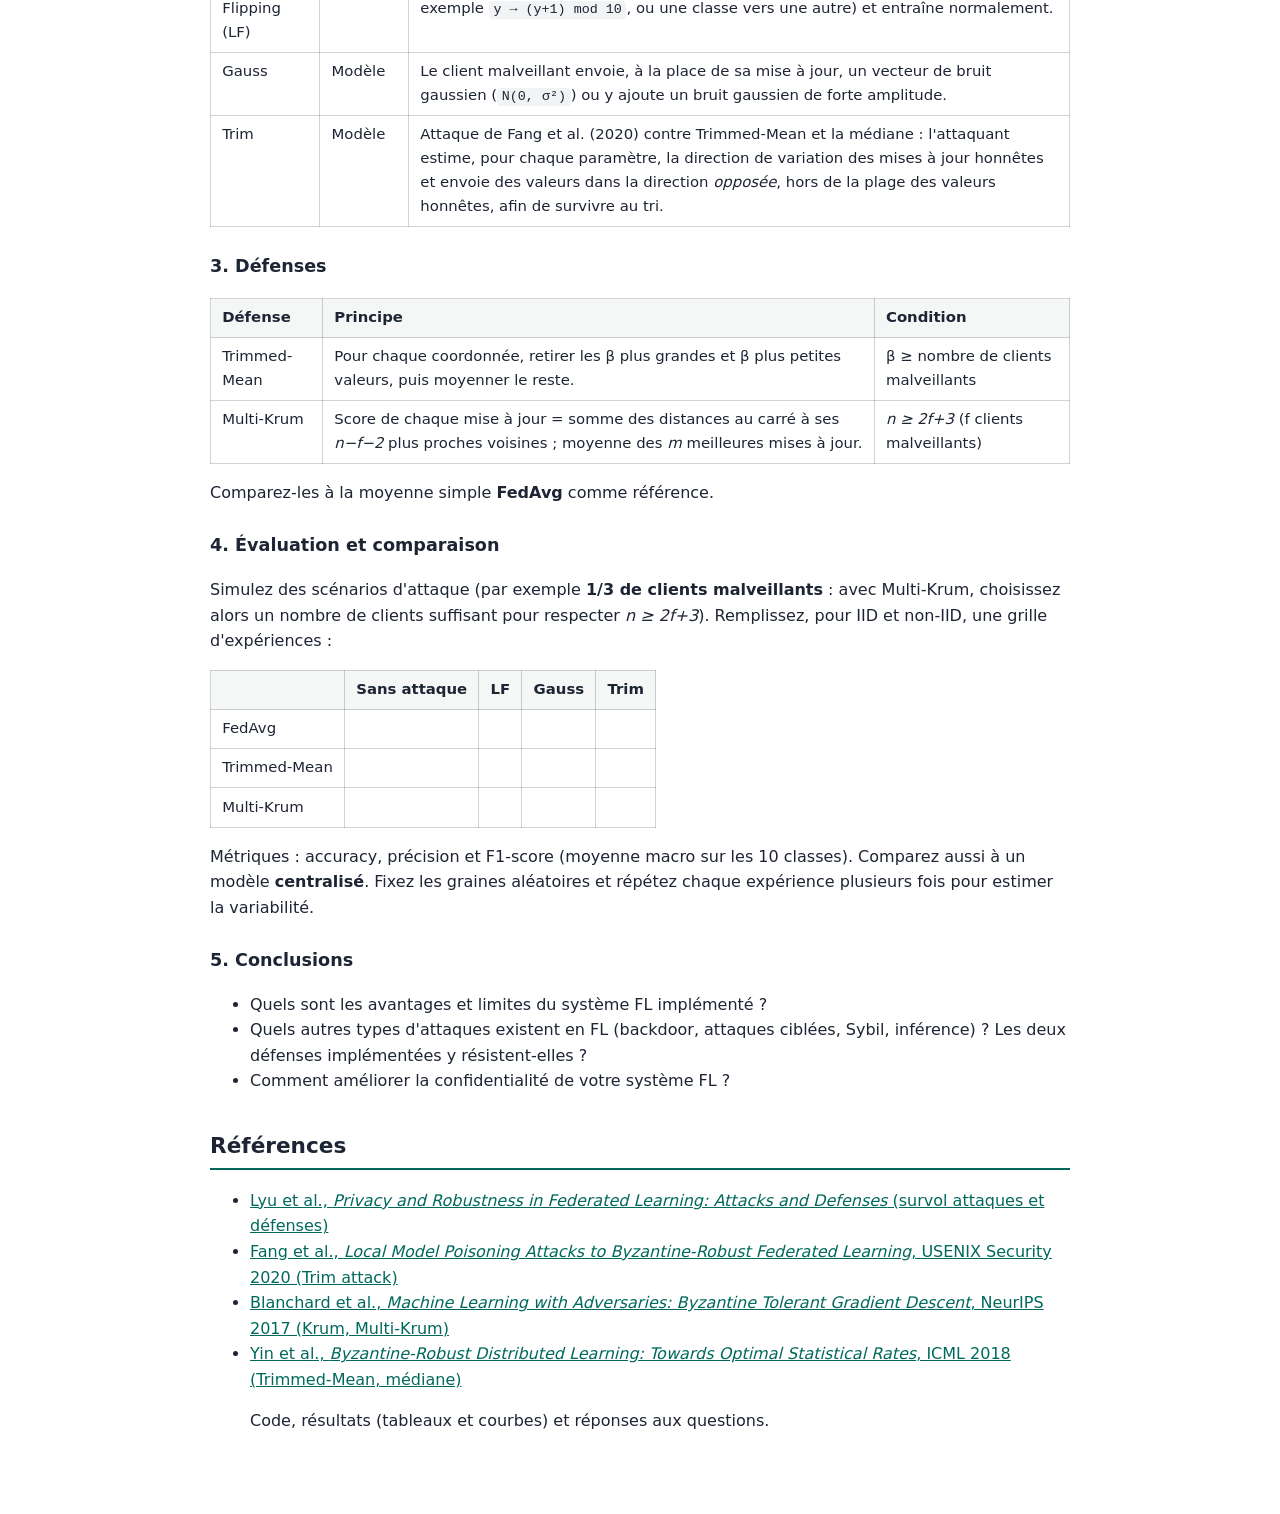
<file: TPs/TP4_Robust_FL.html>
<!DOCTYPE html>
<html lang="fr">
<head>
<meta charset="UTF-8">
<meta name="viewport" content="width=device-width, initial-scale=1.0">
<title>TP4 : Apprentissage fédéré résilient (empoisonnement et défenses)</title>
<link rel="stylesheet" href="style.css">
</head>
<body>
<main>
<nav class="top"><a href="index.html">&larr; Sommaire</a></nav>
<p class="kicker">TP4 · FL robuste</p>
<h1>TP4 : Apprentissage fédéré résilient (empoisonnement et défenses)</h1>

<h2>Objectifs</h2>
<ul>
<li>Comprendre les différences entre apprentissage fédéré et centralisé, et l'architecture d'un système FL.</li>
<li>Expérimenter le partitionnement <strong>IID</strong> et <strong>non-IID</strong>.</li>
<li>Implémenter des attaques par empoisonnement (données et modèle).</li>
<li>Tester des stratégies d'agrégation robustes et mesurer leur impact sur la précision.</li>
<li>Comparer les performances avec et sans attaque (accuracy, précision, F1-score) et face à un modèle centralisé.</li>
</ul>
<h2>Contexte</h2>
<p>L'apprentissage fédéré est vulnérable aux <strong>attaques par empoisonnement</strong> :</p>
<ul>
<li><strong>Empoisonnement des données</strong> : l'attaquant modifie ses données d'entraînement locales.</li>
<li><strong>Empoisonnement du modèle</strong> : l'attaquant manipule directement la mise à jour envoyée au serveur.</li>
</ul><h2>Documentation</h2>
<ul>
<li><a href="https://flower.ai/docs">Documentation de Flower</a></li>
<li><a href="https://pytorch.org/tutorials/">Tutoriels PyTorch</a></li>
<li><a href="https://flower.ai/docs/framework/tutorial-quickstart-pytorch.html">Quickstart PyTorch (Flower)</a></li>
</ul>
<h2>Travail à réaliser</h2>
<h3>1. Système FL sur FashionMNIST</h3>
<p>Modèle : LeNet (définition dans le <a href="TD_Introduction_FL.html#modeles">TD</a>). Vous pouvez organiser le projet ainsi (les dossiers <code>fl_attacks</code> et le détail des modules sont une proposition) :</p>
<pre><code>FL-FashionMNIST/
├── fl_exec.py              # configuration d&#x27;une expérience et lancement
├── fl_main.py              # boucle FL (entraînement, agrégation, évaluation)
├── fl_preprocessing/       # chargement de FashionMNIST, partitionnement IID / non-IID
├── fl_models/
│   ├── simplecnn.py        # CNN simple
│   └── lenet.py            # LeNet
├── fl_training/
│   ├── __init__.py
│   ├── fl_train.py         # entraînement côté client
│   └── fl_aggregation.py   # agrégation côté serveur (FedAvg, Trimmed-Mean, Multi-Krum)
├── fl_attacks/             # (proposition) Label Flipping, Gauss, Trim
└── utils/
    ├── __init__.py
    ├── metrics.py          # accuracy, précision, F1-score
    └── helpers.py          # sauvegarde, journalisation</code></pre>
<p>Implémentez le partitionnement <strong>IID</strong> et <strong>non-IID</strong> (par exemple par distribution de Dirichlet de paramètre &alpha;, où &alpha; petit donne des données très hétérogènes).</p>
<h3>2. Attaques par empoisonnement</h3>
<table><tr><th>Attaque</th><th>Type</th><th>Principe</th></tr>
<tr><td>Label Flipping (LF)</td><td>Données</td><td>Le client malveillant change les étiquettes de ses exemples d'entraînement (par exemple <code>y &rarr; (y+1) mod 10</code>, ou une classe vers une autre) et entraîne normalement.</td></tr>
<tr><td>Gauss</td><td>Modèle</td><td>Le client malveillant envoie, à la place de sa mise à jour, un vecteur de bruit gaussien (<code>N(0, &sigma;&sup2;)</code>) ou y ajoute un bruit gaussien de forte amplitude.</td></tr>
<tr><td>Trim</td><td>Modèle</td><td>Attaque de Fang et al. (2020) contre Trimmed-Mean et la médiane : l'attaquant estime, pour chaque paramètre, la direction de variation des mises à jour honnêtes et envoie des valeurs dans la direction <em>opposée</em>, hors de la plage des valeurs honnêtes, afin de survivre au tri.</td></tr></table>
<h3>3. Défenses</h3>
<table><tr><th>Défense</th><th>Principe</th><th>Condition</th></tr>
<tr><td>Trimmed-Mean</td><td>Pour chaque coordonnée, retirer les &beta; plus grandes et &beta; plus petites valeurs, puis moyenner le reste.</td><td>&beta; &ge; nombre de clients malveillants</td></tr>
<tr><td>Multi-Krum</td><td>Score de chaque mise à jour = somme des distances au carré à ses <em>n&minus;f&minus;2</em> plus proches voisines ; moyenne des <em>m</em> meilleures mises à jour.</td><td><em>n &ge; 2f+3</em> (f clients malveillants)</td></tr></table>
<p>Comparez-les à la moyenne simple <strong>FedAvg</strong> comme référence.</p>
<h3>4. Évaluation et comparaison</h3>
<p>Simulez des scénarios d'attaque (par exemple <strong>1/3 de clients malveillants</strong> : avec Multi-Krum, choisissez alors un nombre de clients suffisant pour respecter <em>n &ge; 2f+3</em>). Remplissez, pour IID et non-IID, une grille d'expériences :</p>
<table><tr><th></th><th>Sans attaque</th><th>LF</th><th>Gauss</th><th>Trim</th></tr>
<tr><td>FedAvg</td><td></td><td></td><td></td><td></td></tr>
<tr><td>Trimmed-Mean</td><td></td><td></td><td></td><td></td></tr>
<tr><td>Multi-Krum</td><td></td><td></td><td></td><td></td></tr></table>
<p>Métriques : accuracy, précision et F1-score (moyenne macro sur les 10 classes). Comparez aussi à un modèle <strong>centralisé</strong>. Fixez les graines aléatoires et répétez chaque expérience plusieurs fois pour estimer la variabilité.</p>
<h3>5. Conclusions</h3>
<ul>
<li>Quels sont les avantages et limites du système FL implémenté ?</li>
<li>Quels autres types d'attaques existent en FL (backdoor, attaques ciblées, Sybil, inférence) ? Les deux défenses implémentées y résistent-elles ?</li>
<li>Comment améliorer la confidentialité de votre système FL ?</li>
</ul>
<h2>Références</h2>
<ul>
<li><a href="https://arxiv.org/abs/2012.06337">Lyu et al., <em>Privacy and Robustness in Federated Learning: Attacks and Defenses</em> (survol attaques et défenses)</a></li>
<li><a href="https://arxiv.org/abs/1911.11815">Fang et al., <em>Local Model Poisoning Attacks to Byzantine-Robust Federated Learning</em>, USENIX Security 2020 (Trim attack)</a></li>
<li><a href="https://arxiv.org/abs/1703.02757">Blanchard et al., <em>Machine Learning with Adversaries: Byzantine Tolerant Gradient Descent</em>, NeurIPS 2017 (Krum, Multi-Krum)</a></li>
<li><a href="https://arxiv.org/abs/1803.01498">Yin et al., <em>Byzantine-Robust Distributed Learning: Towards Optimal Statistical Rates</em>, ICML 2018 (Trimmed-Mean, médiane)</a></li>
<p>Code, résultats (tableaux et courbes) et réponses aux questions.</p>
</main>
</body>
</html>
</file>
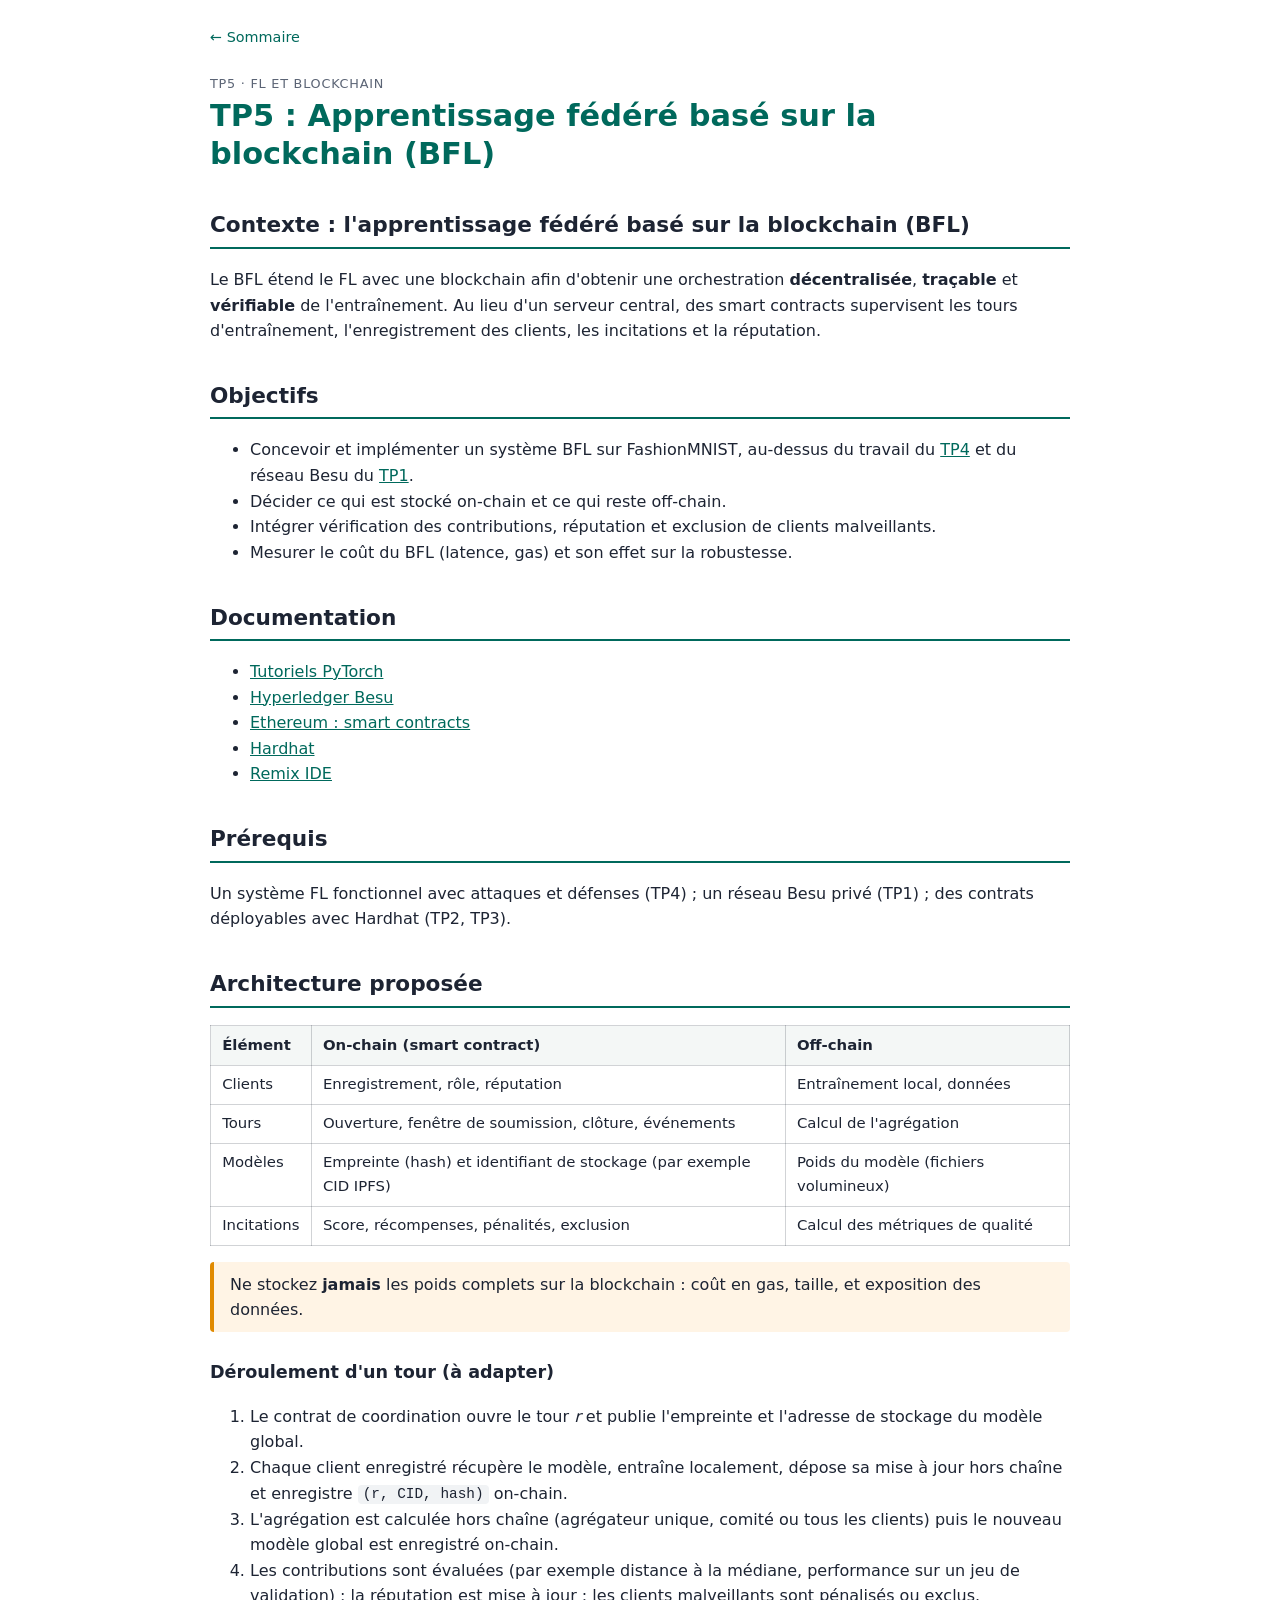
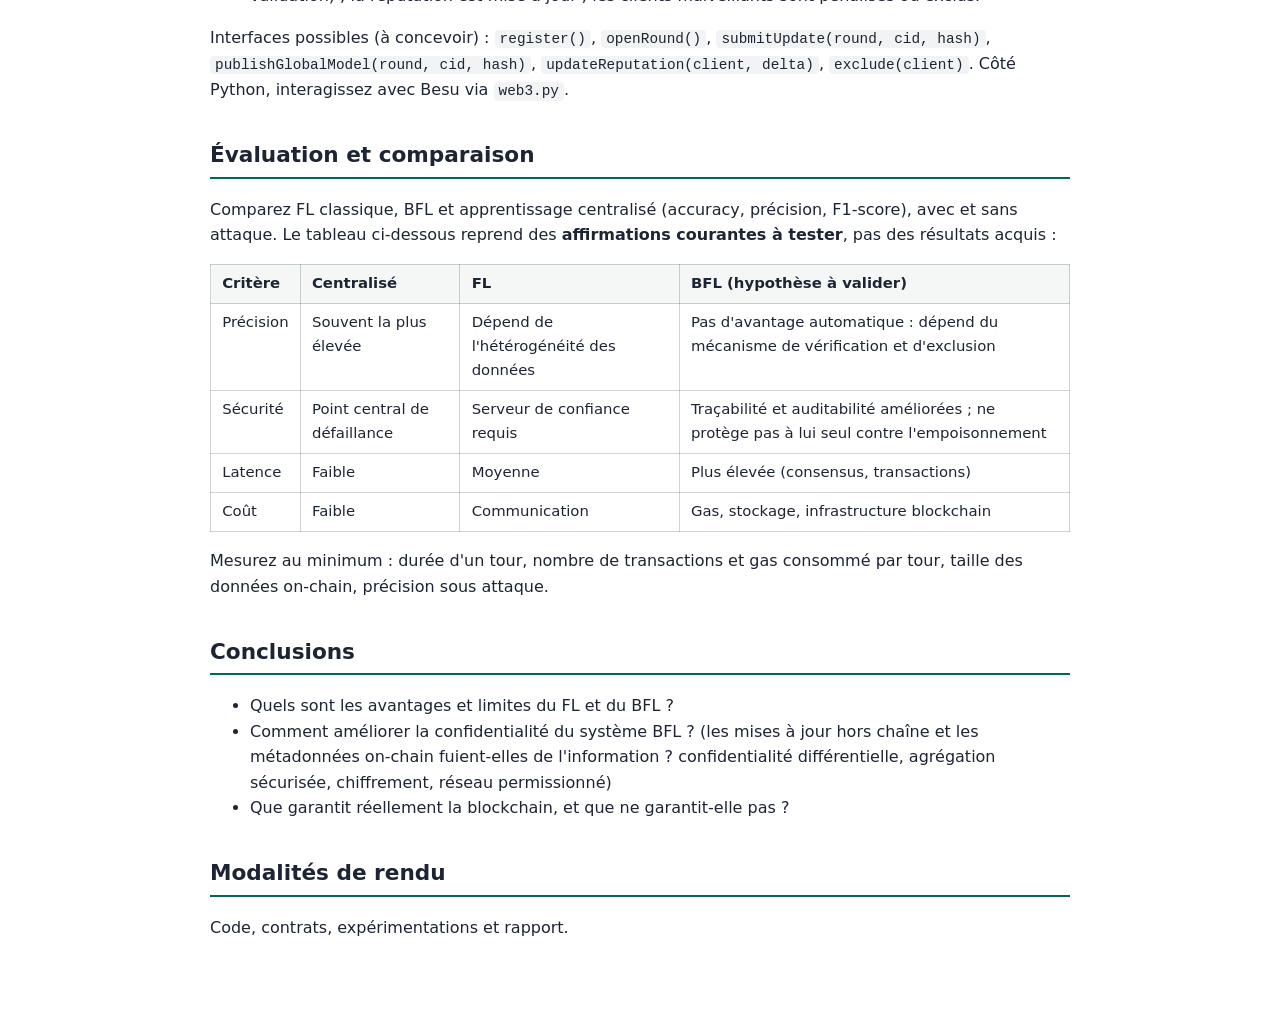
<file: TPs/TP5_BFL.html>
<!DOCTYPE html>
<html lang="fr">
<head>
<meta charset="UTF-8">
<meta name="viewport" content="width=device-width, initial-scale=1.0">
<title>TP5 : Apprentissage fédéré basé sur la blockchain (BFL)</title>
<link rel="stylesheet" href="style.css">
</head>
<body>
<main>
<nav class="top"><a href="index.html">&larr; Sommaire</a></nav>
<p class="kicker">TP5 · FL et blockchain</p>
<h1>TP5 : Apprentissage fédéré basé sur la blockchain (BFL)</h1>

<h2>Contexte : l'apprentissage fédéré basé sur la blockchain (BFL)</h2>
<p>Le BFL étend le FL avec une blockchain afin d'obtenir une orchestration <strong>décentralisée</strong>, <strong>traçable</strong> et <strong>vérifiable</strong> de l'entraînement. Au lieu d'un serveur central, des smart contracts supervisent les tours d'entraînement, l'enregistrement des clients, les incitations et la réputation.</p>
<h2>Objectifs</h2>
<ul>
<li>Concevoir et implémenter un système BFL sur FashionMNIST, au-dessus du travail du <a href="TP4_Robust_FL.html">TP4</a> et du réseau Besu du <a href="TP1_Introduction_Blockchain.html">TP1</a>.</li>
<li>Décider ce qui est stocké on-chain et ce qui reste off-chain.</li>
<li>Intégrer vérification des contributions, réputation et exclusion de clients malveillants.</li>
<li>Mesurer le coût du BFL (latence, gas) et son effet sur la robustesse.</li>
</ul><h2>Documentation</h2>
<ul>
<li><a href="https://pytorch.org/tutorials/">Tutoriels PyTorch</a></li>
<li><a href="https://besu.hyperledger.org/en/stable/private-networks/">Hyperledger Besu</a></li>
<li><a href="https://ethereum.org/fr/developers/docs/smart-contracts/">Ethereum : smart contracts</a></li>
<li><a href="https://hardhat.org/">Hardhat</a></li>
<li><a href="https://remix.ethereum.org/">Remix IDE</a></li>
</ul>
<h2>Prérequis</h2>
<p>Un système FL fonctionnel avec attaques et défenses (TP4) ; un réseau Besu privé (TP1) ; des contrats déployables avec Hardhat (TP2, TP3).</p>
<h2>Architecture proposée</h2>
<table><tr><th>Élément</th><th>On-chain (smart contract)</th><th>Off-chain</th></tr>
<tr><td>Clients</td><td>Enregistrement, rôle, réputation</td><td>Entraînement local, données</td></tr>
<tr><td>Tours</td><td>Ouverture, fenêtre de soumission, clôture, événements</td><td>Calcul de l'agrégation</td></tr>
<tr><td>Modèles</td><td>Empreinte (hash) et identifiant de stockage (par exemple CID IPFS)</td><td>Poids du modèle (fichiers volumineux)</td></tr>
<tr><td>Incitations</td><td>Score, récompenses, pénalités, exclusion</td><td>Calcul des métriques de qualité</td></tr></table>
<div class="box warn"><p>Ne stockez <strong>jamais</strong> les poids complets sur la blockchain : coût en gas, taille, et exposition des données.</p></div>
<h3>Déroulement d'un tour (à adapter)</h3>
<ol><li>Le contrat de coordination ouvre le tour <em>r</em> et publie l'empreinte et l'adresse de stockage du modèle global.</li>
<li>Chaque client enregistré récupère le modèle, entraîne localement, dépose sa mise à jour hors chaîne et enregistre <code>(r, CID, hash)</code> on-chain.</li>
<li>L'agrégation est calculée hors chaîne (agrégateur unique, comité ou tous les clients) puis le nouveau modèle global est enregistré on-chain.</li>
<li>Les contributions sont évaluées (par exemple distance à la médiane, performance sur un jeu de validation) ; la réputation est mise à jour ; les clients malveillants sont pénalisés ou exclus.</li></ol>
<p>Interfaces possibles (à concevoir) : <code>register()</code>, <code>openRound()</code>, <code>submitUpdate(round, cid, hash)</code>, <code>publishGlobalModel(round, cid, hash)</code>, <code>updateReputation(client, delta)</code>, <code>exclude(client)</code>. Côté Python, interagissez avec Besu via <code>web3.py</code>.</p>
<h2>Évaluation et comparaison</h2>
<p>Comparez FL classique, BFL et apprentissage centralisé (accuracy, précision, F1-score), avec et sans attaque. Le tableau ci-dessous reprend des <strong>affirmations courantes à tester</strong>, pas des résultats acquis :</p>
<table><tr><th>Critère</th><th>Centralisé</th><th>FL</th><th>BFL (hypothèse à valider)</th></tr>
<tr><td>Précision</td><td>Souvent la plus élevée</td><td>Dépend de l'hétérogénéité des données</td><td>Pas d'avantage automatique : dépend du mécanisme de vérification et d'exclusion</td></tr>
<tr><td>Sécurité</td><td>Point central de défaillance</td><td>Serveur de confiance requis</td><td>Traçabilité et auditabilité améliorées ; ne protège pas à lui seul contre l'empoisonnement</td></tr>
<tr><td>Latence</td><td>Faible</td><td>Moyenne</td><td>Plus élevée (consensus, transactions)</td></tr>
<tr><td>Coût</td><td>Faible</td><td>Communication</td><td>Gas, stockage, infrastructure blockchain</td></tr></table>
<p>Mesurez au minimum : durée d'un tour, nombre de transactions et gas consommé par tour, taille des données on-chain, précision sous attaque.</p>
<h2>Conclusions</h2>
<ul>
<li>Quels sont les avantages et limites du FL et du BFL ?</li>
<li>Comment améliorer la confidentialité du système BFL ? (les mises à jour hors chaîne et les métadonnées on-chain fuient-elles de l'information ? confidentialité différentielle, agrégation sécurisée, chiffrement, réseau permissionné)</li>
<li>Que garantit réellement la blockchain, et que ne garantit-elle pas ?</li>
</ul><h2>Modalités de rendu</h2>
<p>Code, contrats, expérimentations et rapport.</p>
</main>
</body>
</html>
</file>
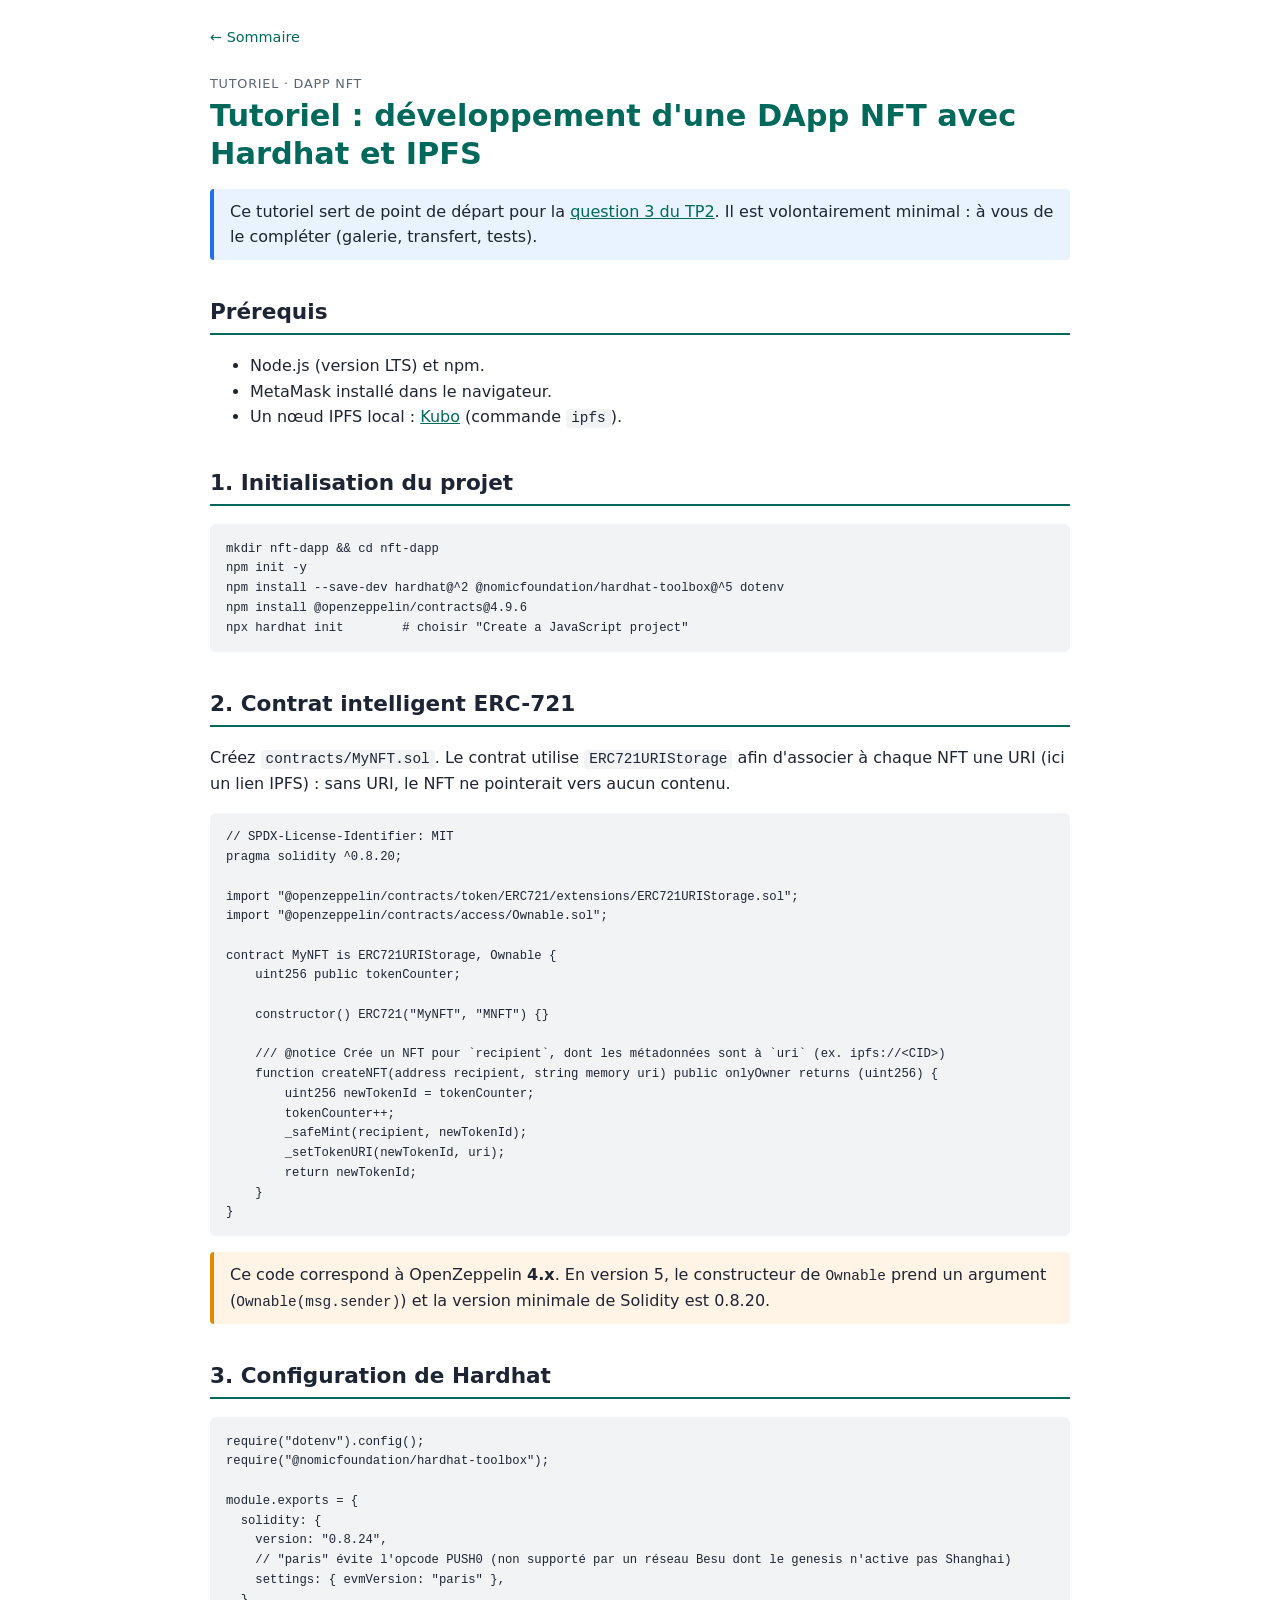
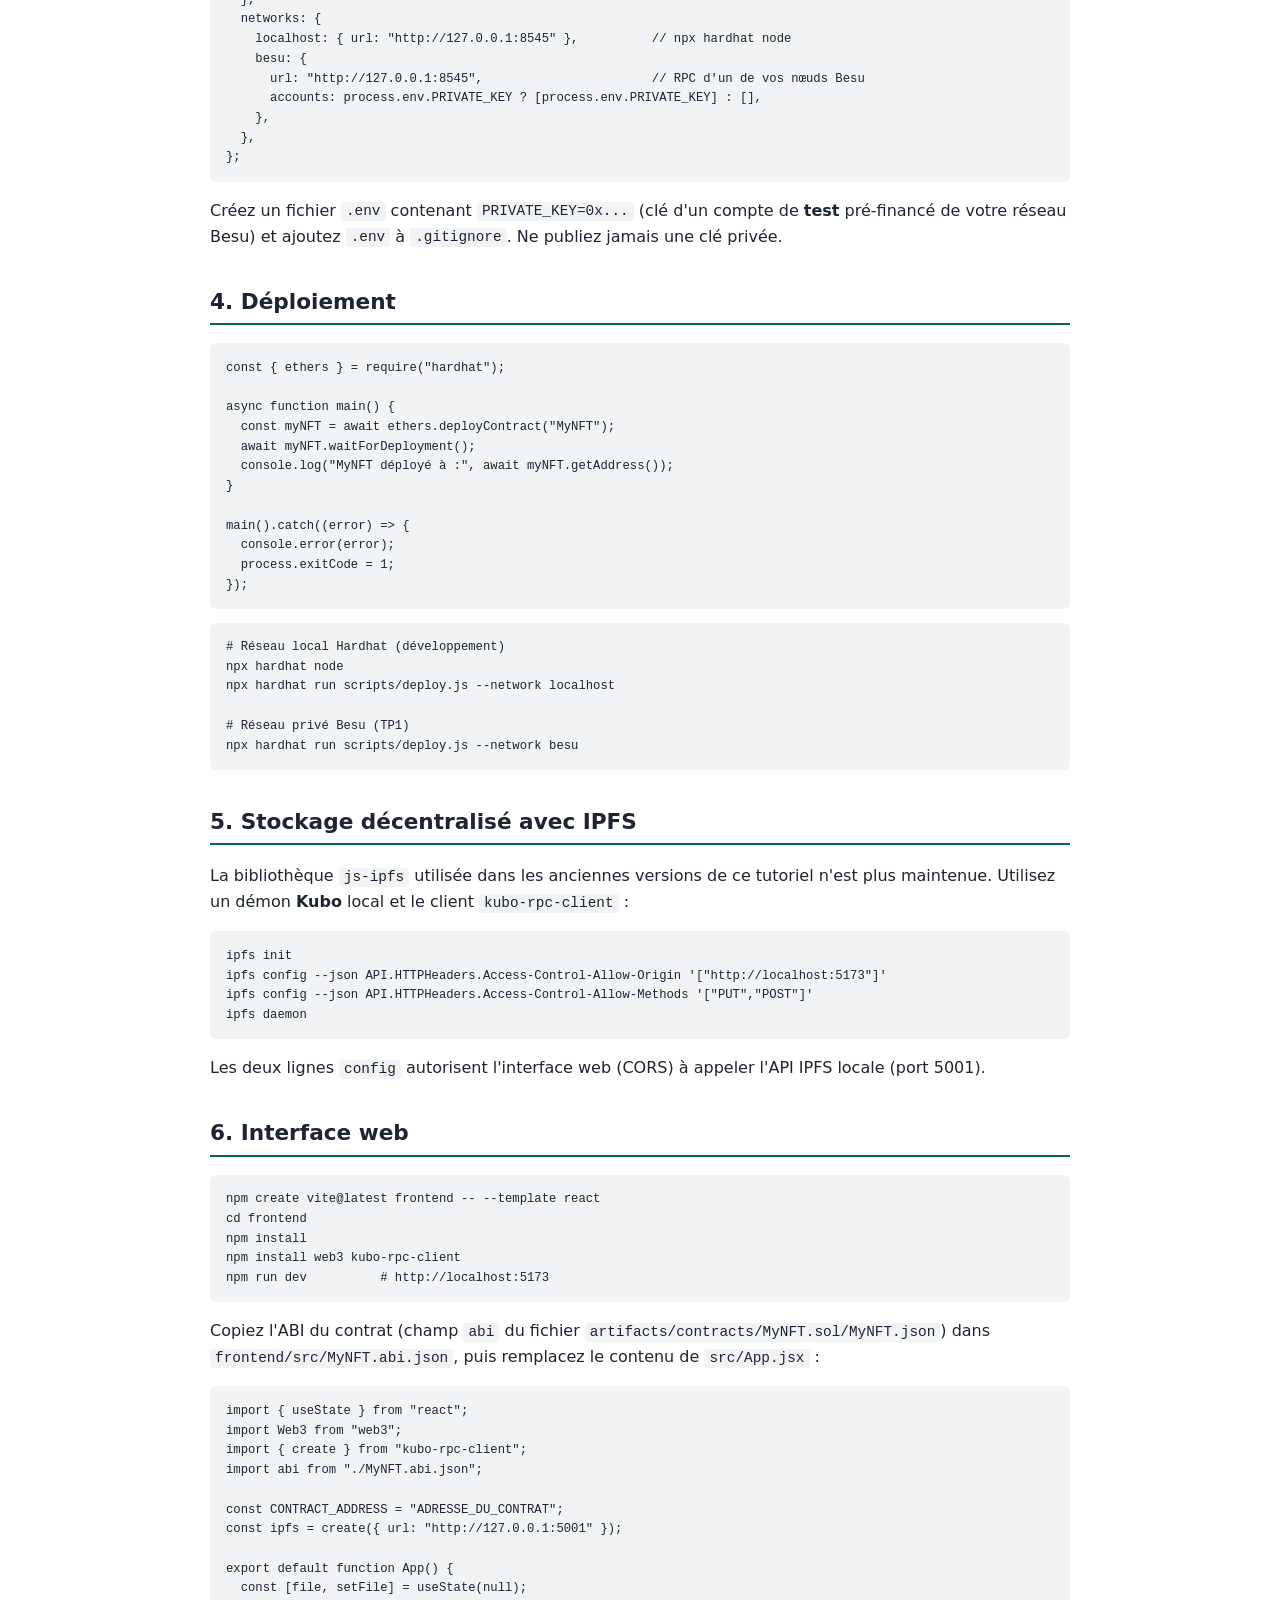
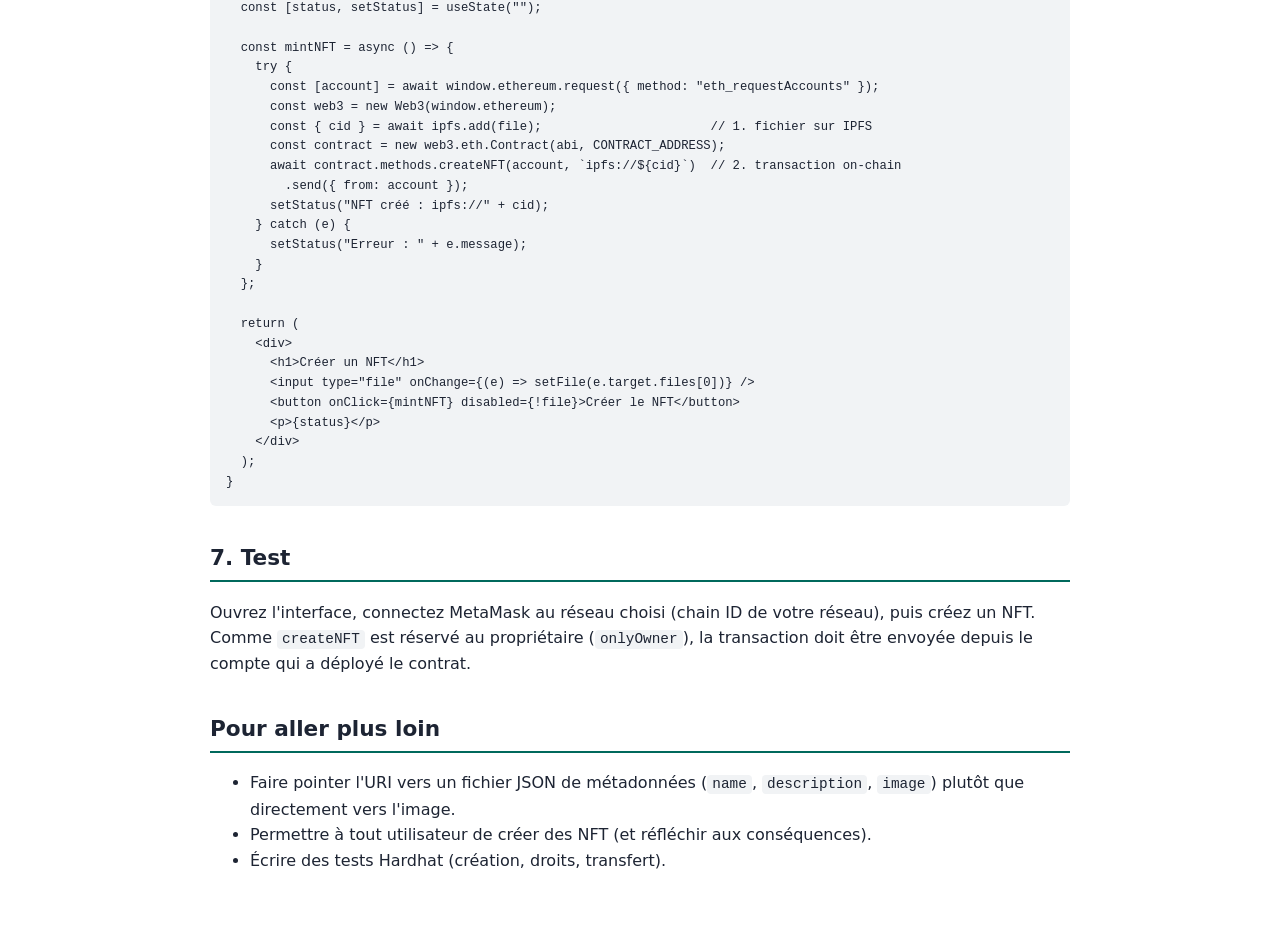
<file: TPs/Tuto_DApp_NFT.html>
<!DOCTYPE html>
<html lang="fr">
<head>
<meta charset="UTF-8">
<meta name="viewport" content="width=device-width, initial-scale=1.0">
<title>Tutoriel : développement d'une DApp NFT avec Hardhat et IPFS</title>
<link rel="stylesheet" href="style.css">
</head>
<body>
<main>
<nav class="top"><a href="index.html">&larr; Sommaire</a></nav>
<p class="kicker">Tutoriel · DApp NFT</p>
<h1>Tutoriel : développement d'une DApp NFT avec Hardhat et IPFS</h1>

<div class="box note">Ce tutoriel sert de point de départ pour la <a href="TP2_Introduction_DApps.html">question 3 du TP2</a>. Il est volontairement minimal : à vous de le compléter (galerie, transfert, tests).</div>
<h2>Prérequis</h2>
<ul>
<li>Node.js (version LTS) et npm.</li>
<li>MetaMask installé dans le navigateur.</li>
<li>Un nœud IPFS local : <a href="https://docs.ipfs.tech/install/command-line/">Kubo</a> (commande <code>ipfs</code>).</li>
</ul>
<h2>1. Initialisation du projet</h2>
<pre><code class="language-bash">mkdir nft-dapp &amp;&amp; cd nft-dapp
npm init -y
npm install --save-dev hardhat@^2 @nomicfoundation/hardhat-toolbox@^5 dotenv
npm install @openzeppelin/contracts@4.9.6
npx hardhat init        # choisir &quot;Create a JavaScript project&quot;</code></pre>
<h2>2. Contrat intelligent ERC-721</h2>
<p>Créez <code>contracts/MyNFT.sol</code>. Le contrat utilise <code>ERC721URIStorage</code> afin d'associer à chaque NFT une URI (ici un lien IPFS) : sans URI, le NFT ne pointerait vers aucun contenu.</p>
<pre><code class="language-solidity">// SPDX-License-Identifier: MIT
pragma solidity ^0.8.20;

import &quot;@openzeppelin/contracts/token/ERC721/extensions/ERC721URIStorage.sol&quot;;
import &quot;@openzeppelin/contracts/access/Ownable.sol&quot;;

contract MyNFT is ERC721URIStorage, Ownable {
    uint256 public tokenCounter;

    constructor() ERC721(&quot;MyNFT&quot;, &quot;MNFT&quot;) {}

    /// @notice Crée un NFT pour `recipient`, dont les métadonnées sont à `uri` (ex. ipfs://&lt;CID&gt;)
    function createNFT(address recipient, string memory uri) public onlyOwner returns (uint256) {
        uint256 newTokenId = tokenCounter;
        tokenCounter++;
        _safeMint(recipient, newTokenId);
        _setTokenURI(newTokenId, uri);
        return newTokenId;
    }
}</code></pre><div class="box warn">Ce code correspond à OpenZeppelin <strong>4.x</strong>. En version 5, le constructeur de <code>Ownable</code> prend un argument (<code>Ownable(msg.sender)</code>) et la version minimale de Solidity est 0.8.20.</div>
<h2>3. Configuration de Hardhat</h2>
<pre><code class="language-javascript">require(&quot;dotenv&quot;).config();
require(&quot;@nomicfoundation/hardhat-toolbox&quot;);

module.exports = {
  solidity: {
    version: &quot;0.8.24&quot;,
    // &quot;paris&quot; évite l&#x27;opcode PUSH0 (non supporté par un réseau Besu dont le genesis n&#x27;active pas Shanghai)
    settings: { evmVersion: &quot;paris&quot; },
  },
  networks: {
    localhost: { url: &quot;http://127.0.0.1:8545&quot; },          // npx hardhat node
    besu: {
      url: &quot;http://127.0.0.1:8545&quot;,                       // RPC d&#x27;un de vos nœuds Besu
      accounts: process.env.PRIVATE_KEY ? [process.env.PRIVATE_KEY] : [],
    },
  },
};</code></pre>
<p>Créez un fichier <code>.env</code> contenant <code>PRIVATE_KEY=0x...</code> (clé d'un compte de <strong>test</strong> pré-financé de votre réseau Besu) et ajoutez <code>.env</code> à <code>.gitignore</code>. Ne publiez jamais une clé privée.</p>
<h2>4. Déploiement</h2>
<pre><code class="language-javascript">const { ethers } = require(&quot;hardhat&quot;);

async function main() {
  const myNFT = await ethers.deployContract(&quot;MyNFT&quot;);
  await myNFT.waitForDeployment();
  console.log(&quot;MyNFT déployé à :&quot;, await myNFT.getAddress());
}

main().catch((error) =&gt; {
  console.error(error);
  process.exitCode = 1;
});</code></pre><pre><code class="language-bash"># Réseau local Hardhat (développement)
npx hardhat node
npx hardhat run scripts/deploy.js --network localhost

# Réseau privé Besu (TP1)
npx hardhat run scripts/deploy.js --network besu</code></pre>
<h2>5. Stockage décentralisé avec IPFS</h2>
<p>La bibliothèque <code>js-ipfs</code> utilisée dans les anciennes versions de ce tutoriel n'est plus maintenue. Utilisez un démon <strong>Kubo</strong> local et le client <code>kubo-rpc-client</code> :</p>
<pre><code class="language-bash">ipfs init
ipfs config --json API.HTTPHeaders.Access-Control-Allow-Origin &#x27;[&quot;http://localhost:5173&quot;]&#x27;
ipfs config --json API.HTTPHeaders.Access-Control-Allow-Methods &#x27;[&quot;PUT&quot;,&quot;POST&quot;]&#x27;
ipfs daemon</code></pre>
<p>Les deux lignes <code>config</code> autorisent l'interface web (CORS) à appeler l'API IPFS locale (port 5001).</p>
<h2>6. Interface web</h2>
<pre><code class="language-bash">npm create vite@latest frontend -- --template react
cd frontend
npm install
npm install web3 kubo-rpc-client
npm run dev          # http://localhost:5173</code></pre>
<p>Copiez l'ABI du contrat (champ <code>abi</code> du fichier <code>artifacts/contracts/MyNFT.sol/MyNFT.json</code>) dans <code>frontend/src/MyNFT.abi.json</code>, puis remplacez le contenu de <code>src/App.jsx</code> :</p>
<pre><code class="language-jsx">import { useState } from &quot;react&quot;;
import Web3 from &quot;web3&quot;;
import { create } from &quot;kubo-rpc-client&quot;;
import abi from &quot;./MyNFT.abi.json&quot;;

const CONTRACT_ADDRESS = &quot;ADRESSE_DU_CONTRAT&quot;;
const ipfs = create({ url: &quot;http://127.0.0.1:5001&quot; });

export default function App() {
  const [file, setFile] = useState(null);
  const [status, setStatus] = useState(&quot;&quot;);

  const mintNFT = async () =&gt; {
    try {
      const [account] = await window.ethereum.request({ method: &quot;eth_requestAccounts&quot; });
      const web3 = new Web3(window.ethereum);
      const { cid } = await ipfs.add(file);                       // 1. fichier sur IPFS
      const contract = new web3.eth.Contract(abi, CONTRACT_ADDRESS);
      await contract.methods.createNFT(account, `ipfs://${cid}`)  // 2. transaction on-chain
        .send({ from: account });
      setStatus(&quot;NFT créé : ipfs://&quot; + cid);
    } catch (e) {
      setStatus(&quot;Erreur : &quot; + e.message);
    }
  };

  return (
    &lt;div&gt;
      &lt;h1&gt;Créer un NFT&lt;/h1&gt;
      &lt;input type=&quot;file&quot; onChange={(e) =&gt; setFile(e.target.files[0])} /&gt;
      &lt;button onClick={mintNFT} disabled={!file}&gt;Créer le NFT&lt;/button&gt;
      &lt;p&gt;{status}&lt;/p&gt;
    &lt;/div&gt;
  );
}</code></pre>
<h2>7. Test</h2>
<p>Ouvrez l'interface, connectez MetaMask au réseau choisi (chain ID de votre réseau), puis créez un NFT. Comme <code>createNFT</code> est réservé au propriétaire (<code>onlyOwner</code>), la transaction doit être envoyée depuis le compte qui a déployé le contrat.</p>
<h2>Pour aller plus loin</h2>
<ul>
<li>Faire pointer l'URI vers un fichier JSON de métadonnées (<code>name</code>, <code>description</code>, <code>image</code>) plutôt que directement vers l'image.</li>
<li>Permettre à tout utilisateur de créer des NFT (et réfléchir aux conséquences).</li>
<li>Écrire des tests Hardhat (création, droits, transfert).</li>
</ul>
</main>
</body>
</html>
</file>
<file: TPs/style.css>
:root{--bg:#fff;--fg:#1d2433;--muted:#5b6475;--main:#00695c;--card:#f4f7f6;--code:#f1f3f5;--warn:#fff4e5;--warnb:#e08a00;--note:#e8f3ff;--noteb:#1f6feb}
@media (prefers-color-scheme:dark){:root{--bg:#14181f;--fg:#e6e9ef;--muted:#9aa4b5;--main:#4db6ac;--card:#1c222c;--code:#1c222c;--warn:#2b2214;--warnb:#e0a030;--note:#142235;--noteb:#5aa0ff}}
*{box-sizing:border-box}body{margin:0;background:var(--bg);color:var(--fg);font:16px/1.6 system-ui,-apple-system,"Segoe UI",sans-serif}
main{max-width:900px;margin:0 auto;padding:1.5rem 1.25rem 4rem}
nav.top a{color:var(--main);text-decoration:none;font-size:.9rem}
.kicker{color:var(--muted);text-transform:uppercase;letter-spacing:.06em;font-size:.8rem;margin:1.5rem 0 0}
h1{margin:.2rem 0 1rem;font-size:1.9rem;line-height:1.25;color:var(--main)}
h2{margin-top:2.2rem;border-bottom:2px solid var(--main);padding-bottom:.25rem;font-size:1.35rem}
h3{margin-top:1.6rem;font-size:1.1rem}
a{color:var(--main)}
pre{background:var(--code);padding:.9rem 1rem;border-radius:6px;overflow-x:auto;font-size:.85rem;line-height:1.45}
code{font-family:ui-monospace,Menlo,Consolas,monospace;font-size:.9em}
p code,li code,td code{background:var(--code);padding:.1em .35em;border-radius:4px}
table{border-collapse:collapse;width:100%;margin:1rem 0;font-size:.93rem;display:block;overflow-x:auto}
th,td{border:1px solid color-mix(in srgb,var(--fg) 20%,transparent);padding:.45rem .7rem;text-align:left;vertical-align:top}
th{background:var(--card)}
.box{border-left:4px solid;border-radius:4px;padding:.6rem 1rem;margin:1rem 0}
.note{background:var(--note);border-color:var(--noteb)}.warn{background:var(--warn);border-color:var(--warnb)}
.box>:first-child{margin-top:0}.box>:last-child{margin-bottom:0}
.q{background:var(--card);border-radius:6px;padding:.2rem 1rem .6rem;margin:1.2rem 0}
.q h3{margin-top:.8rem}
.todo{background:#fff3b0;color:#222;padding:0 .3em;border-radius:3px}
@media print{nav.top{display:none}pre{white-space:pre-wrap}}
</file>
